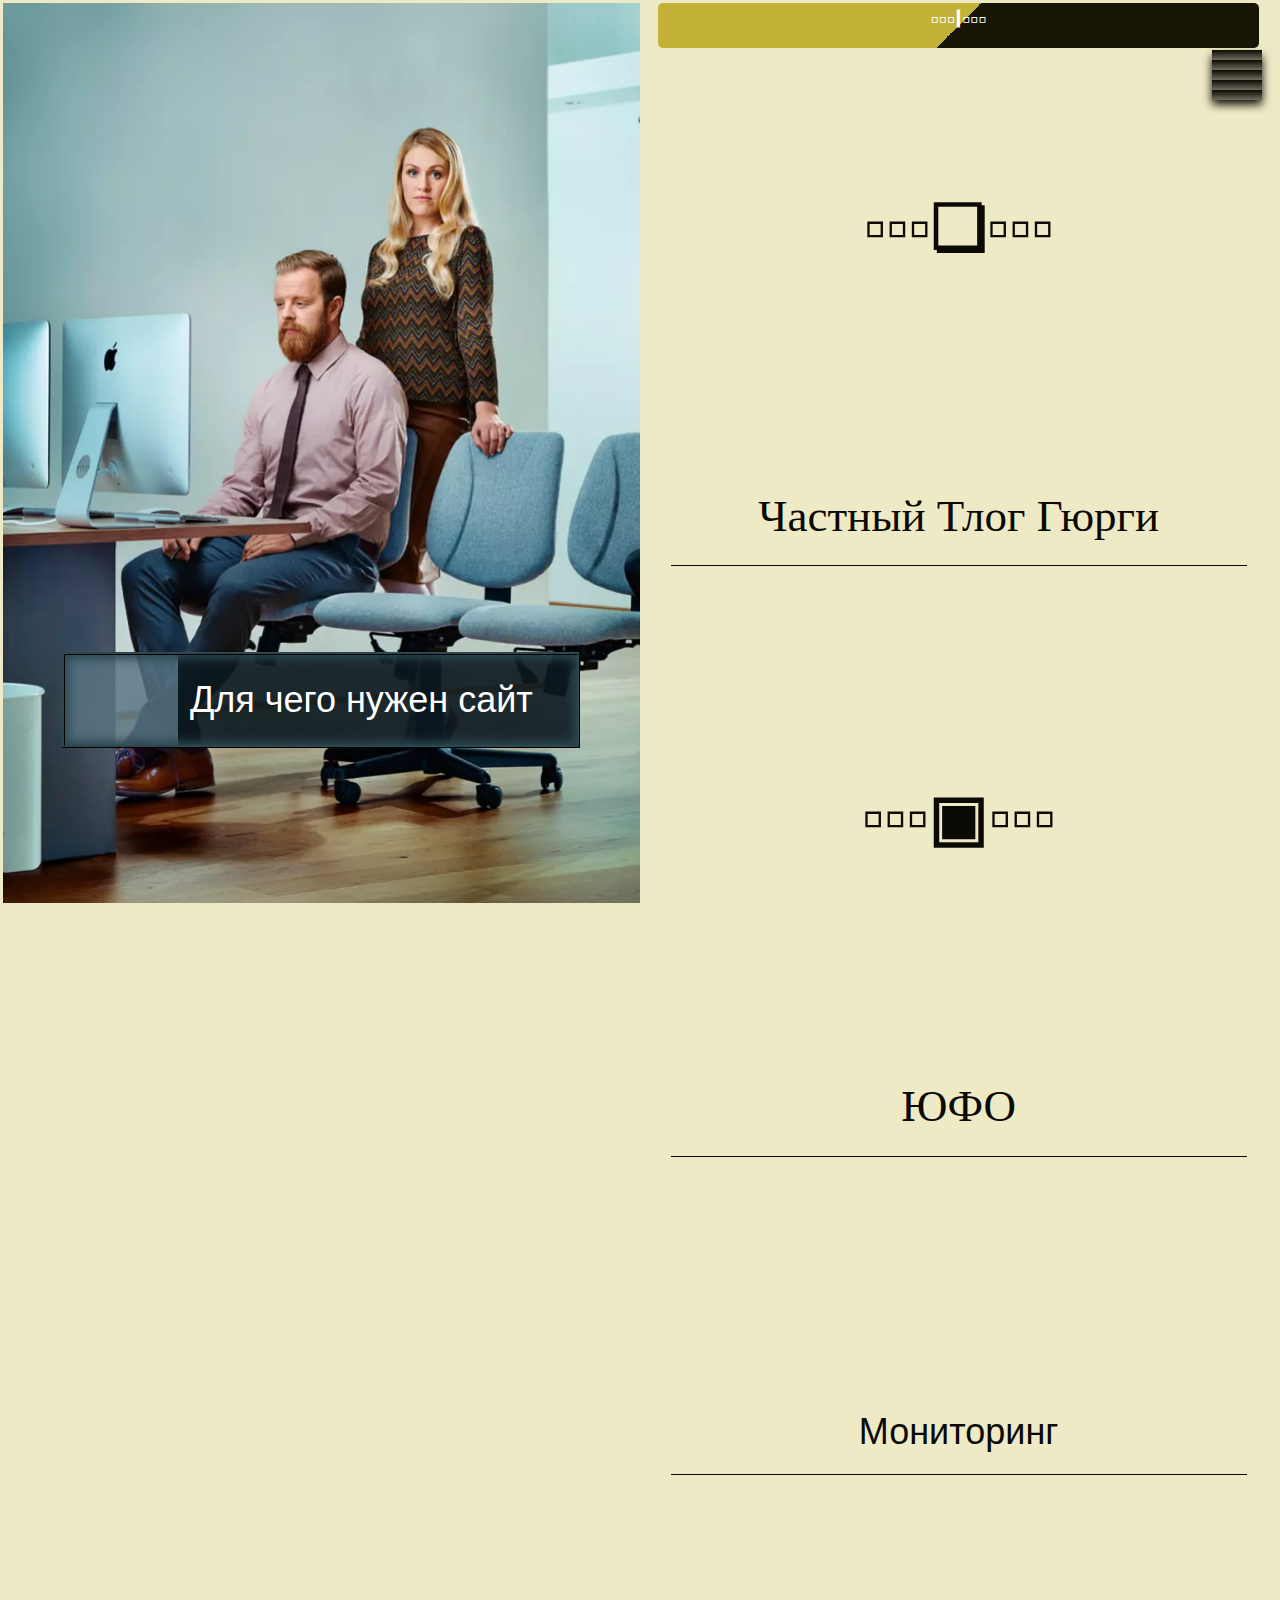
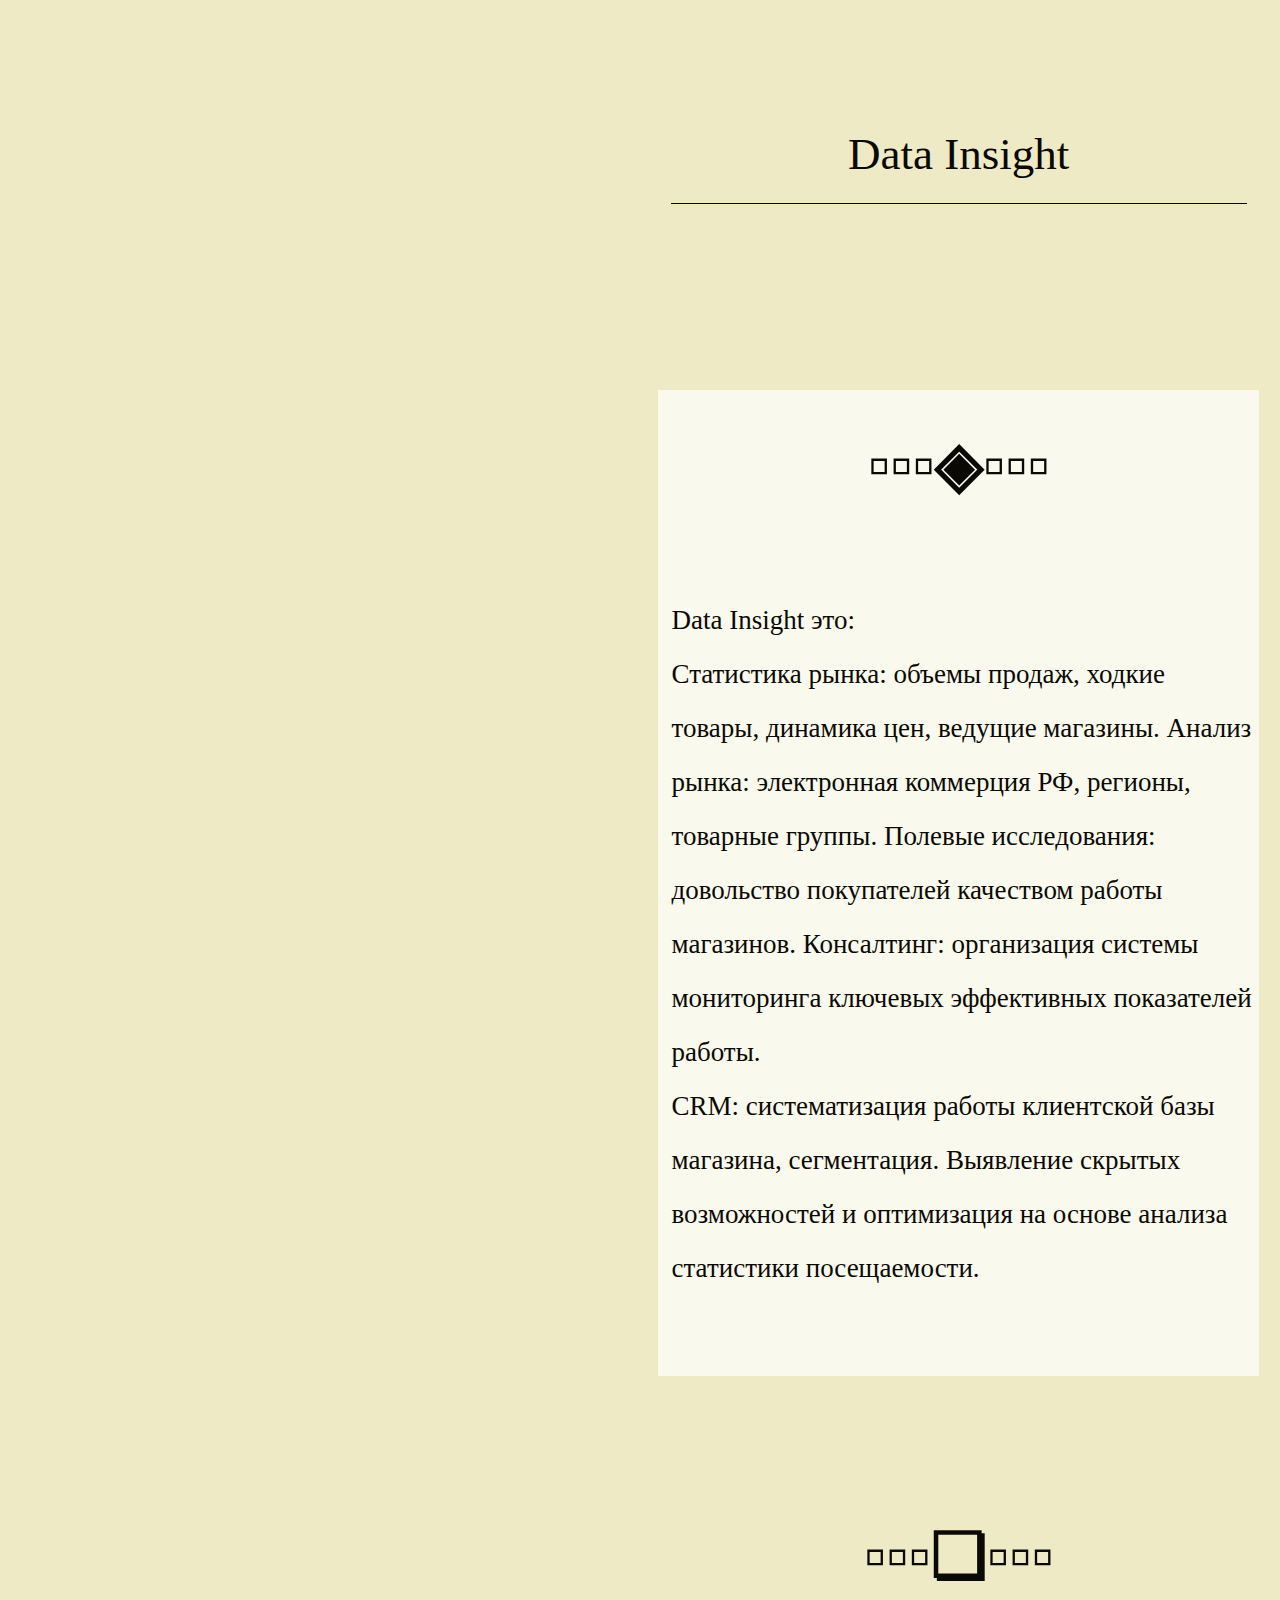
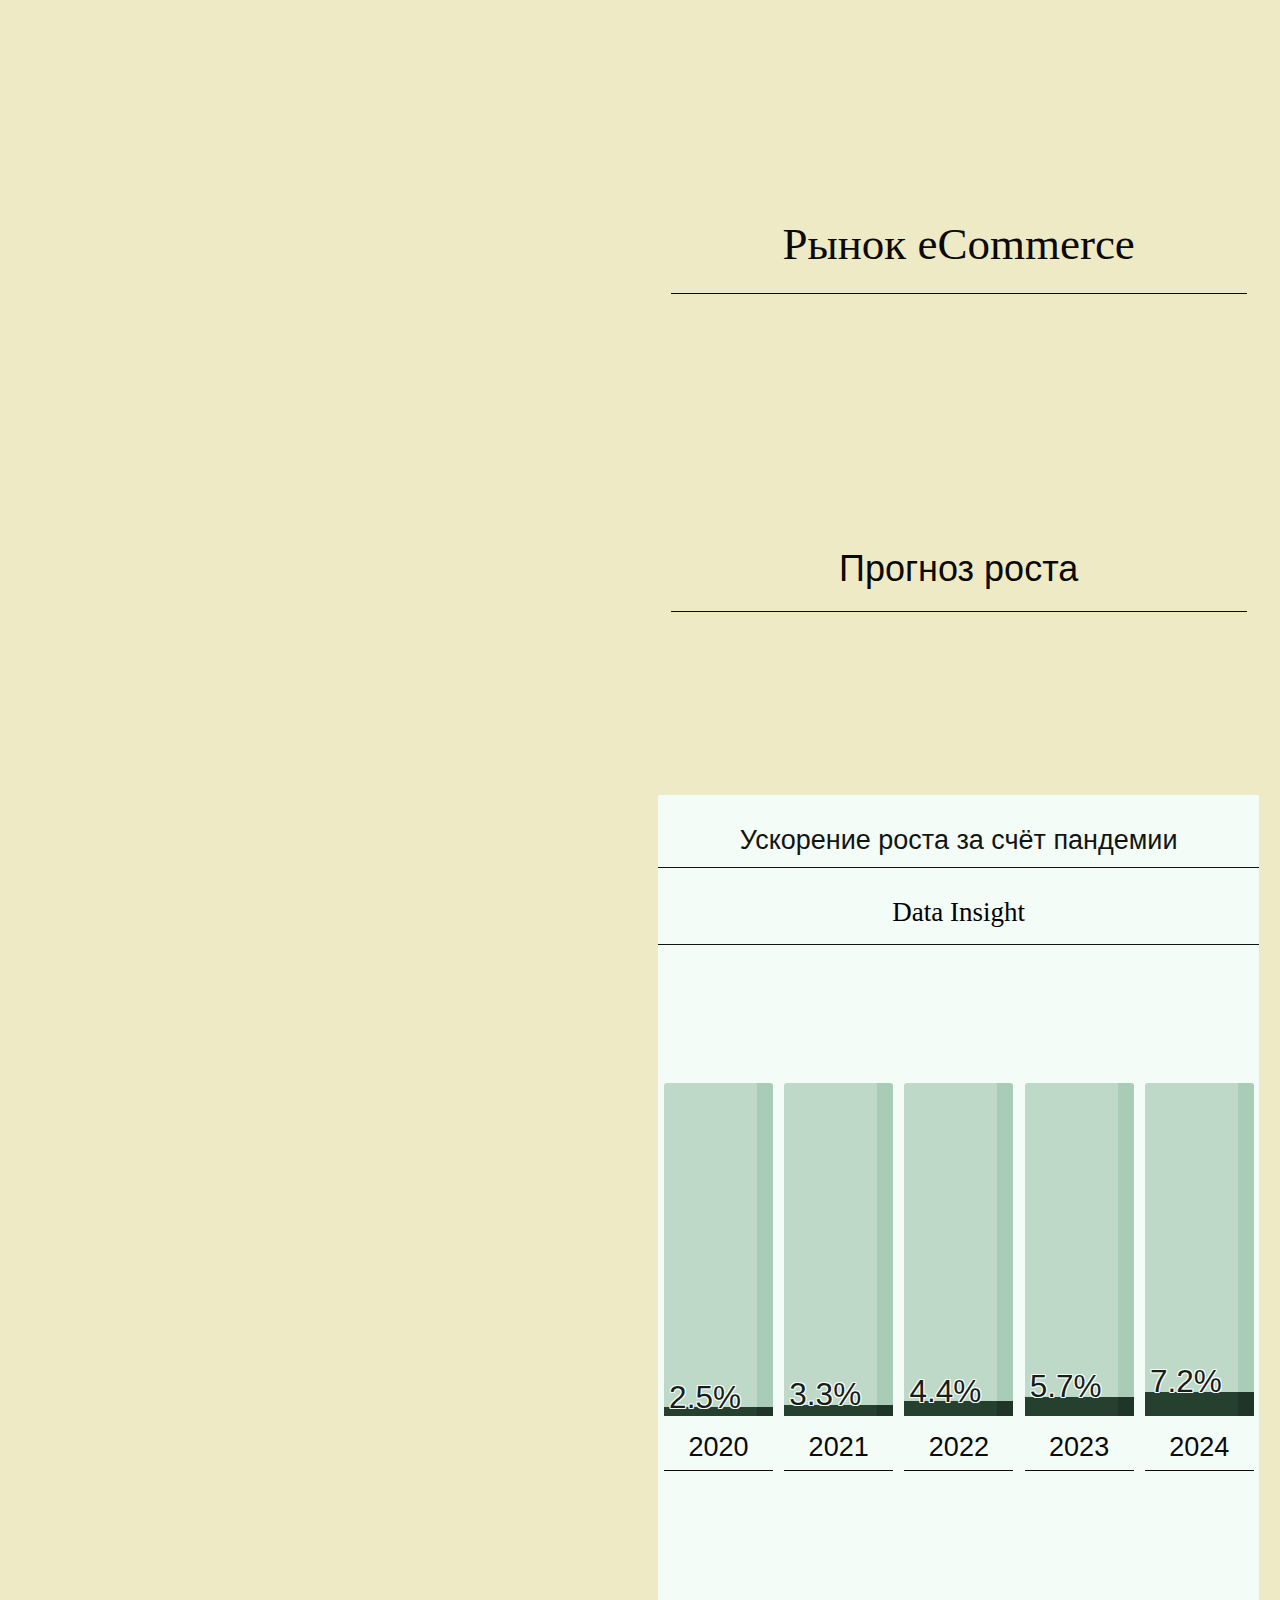
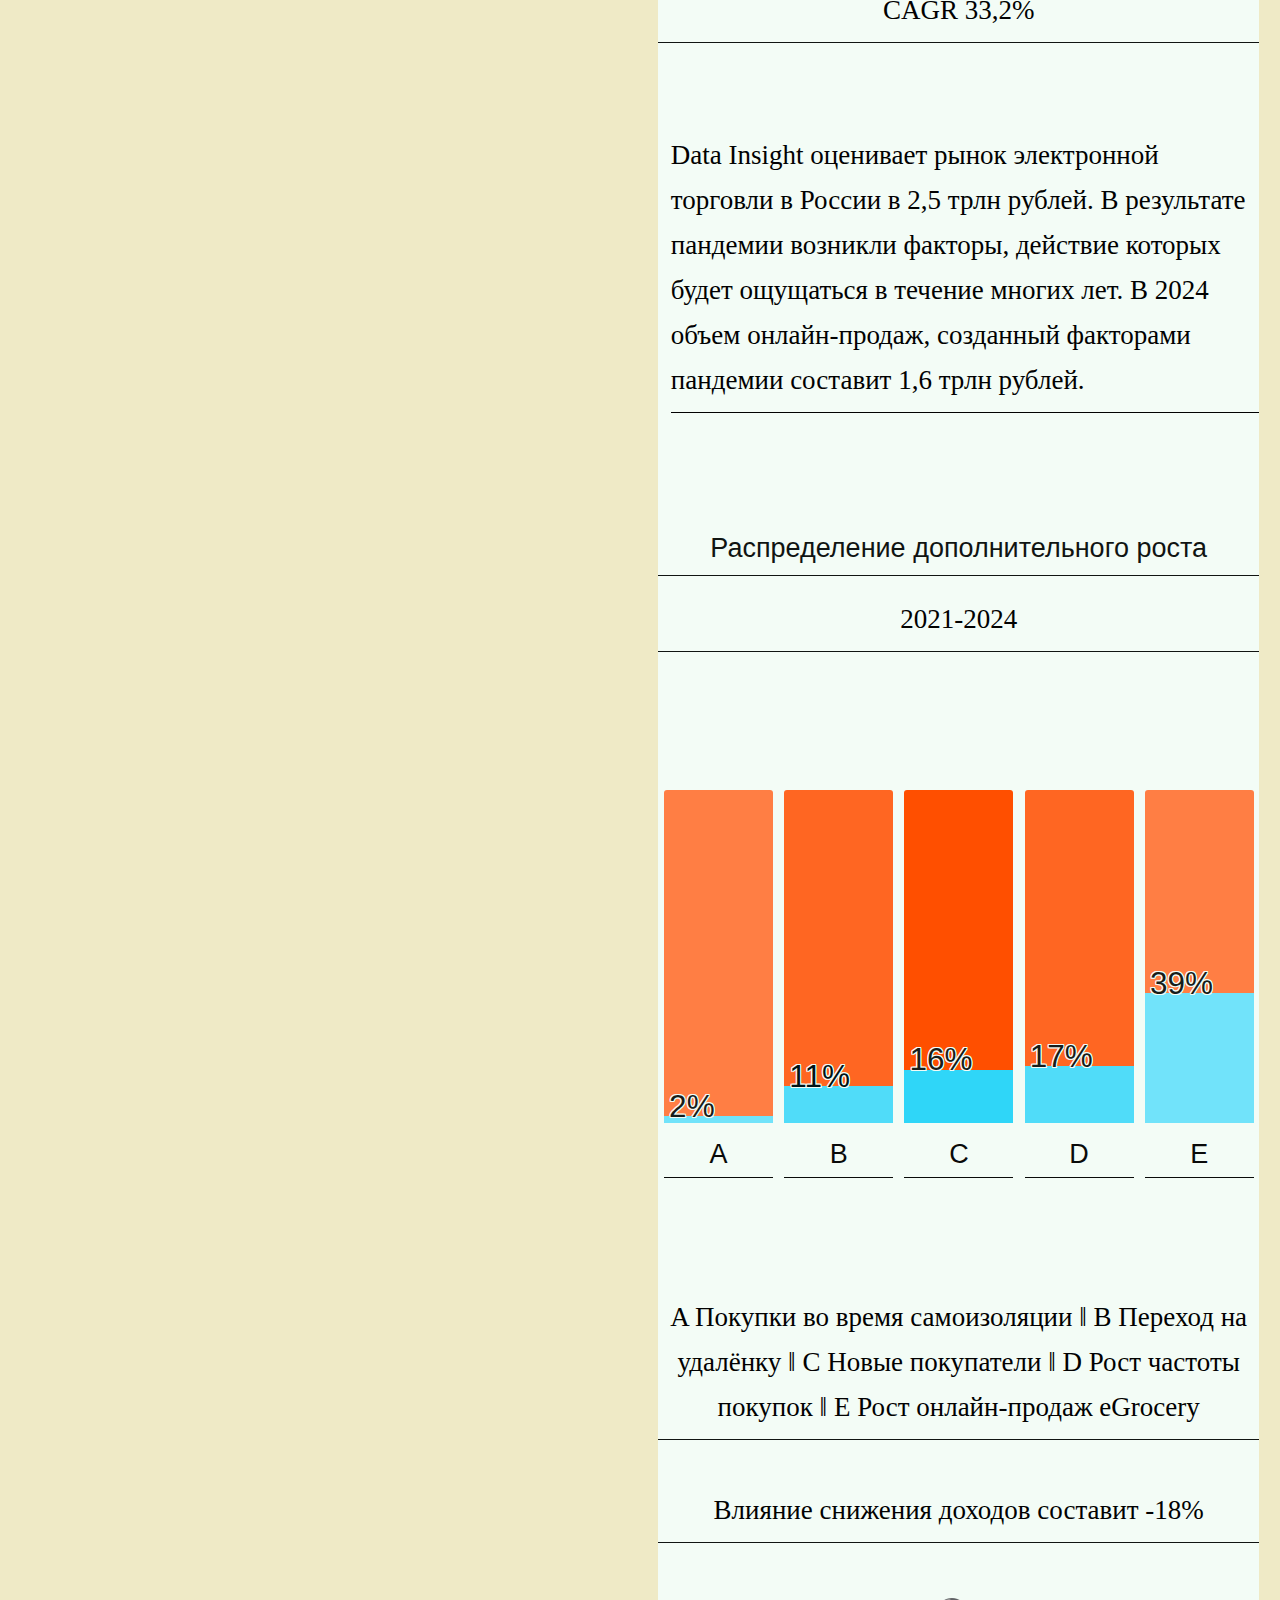
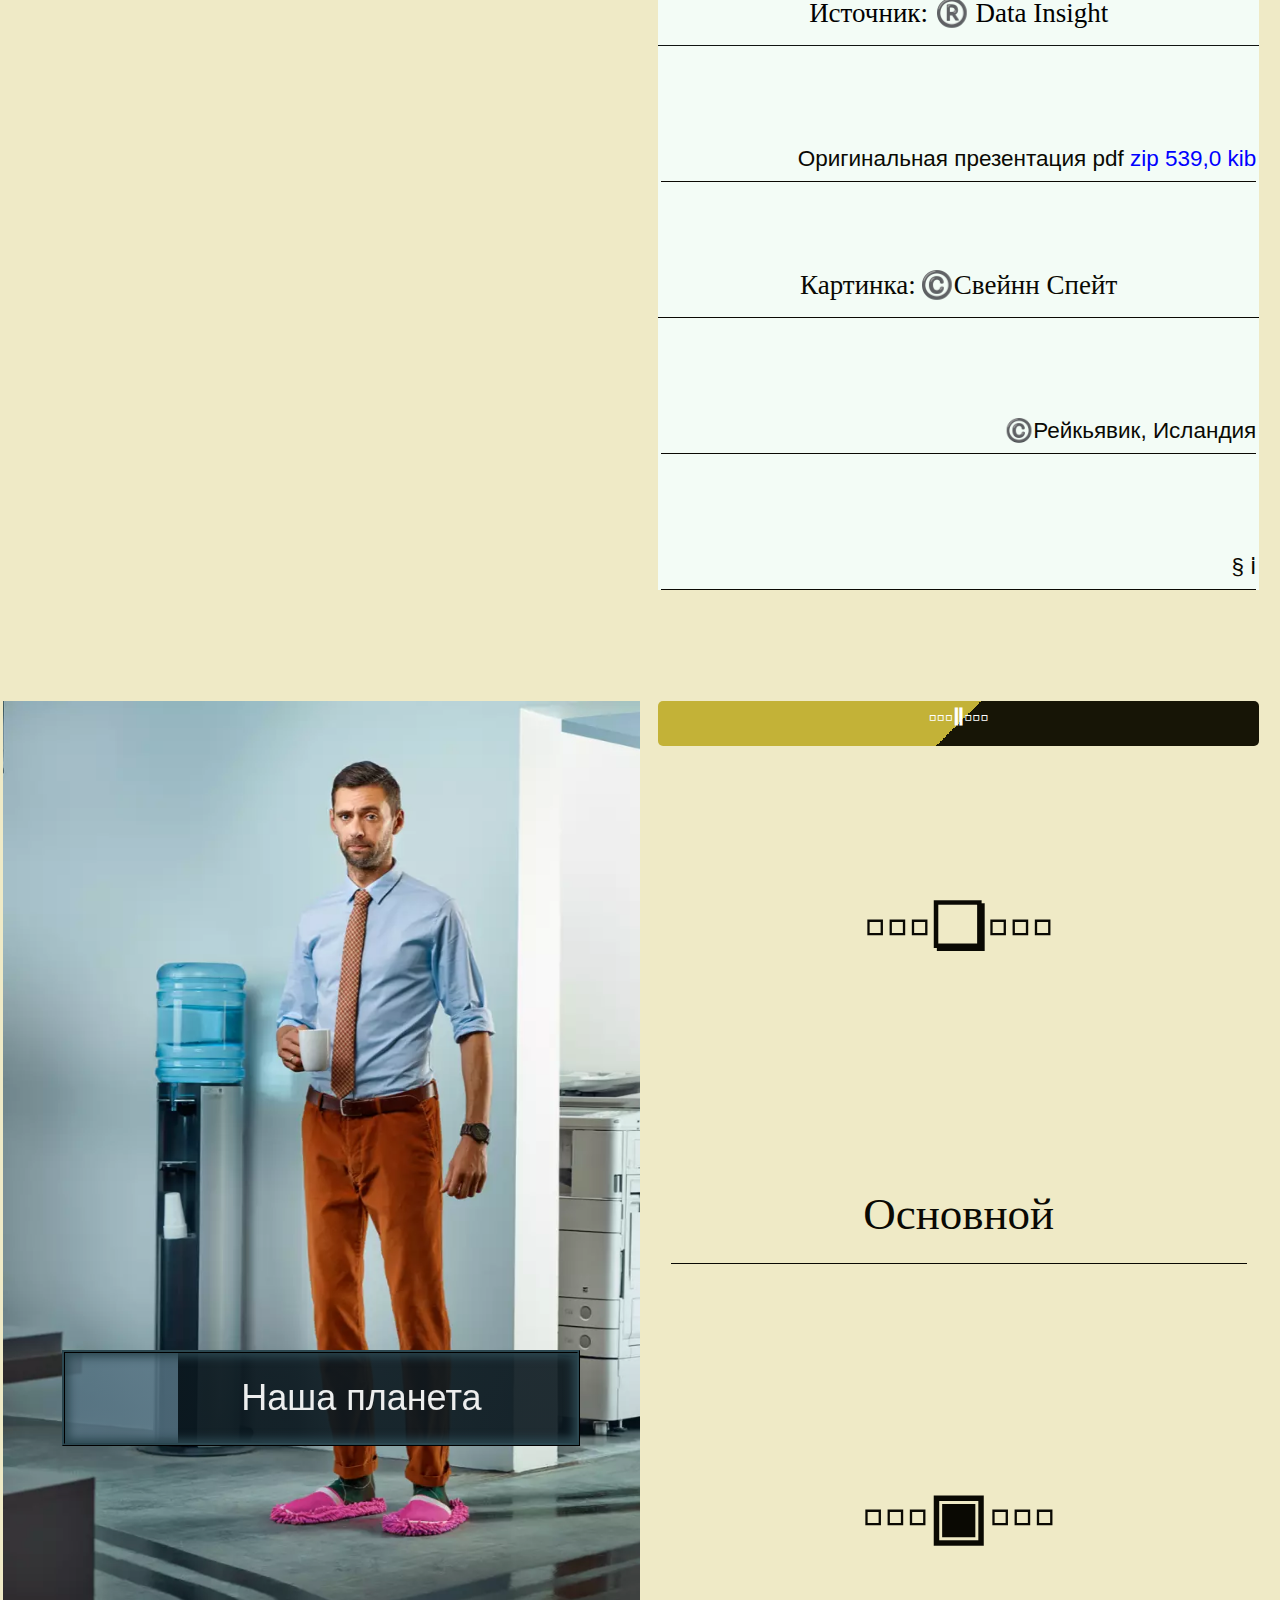
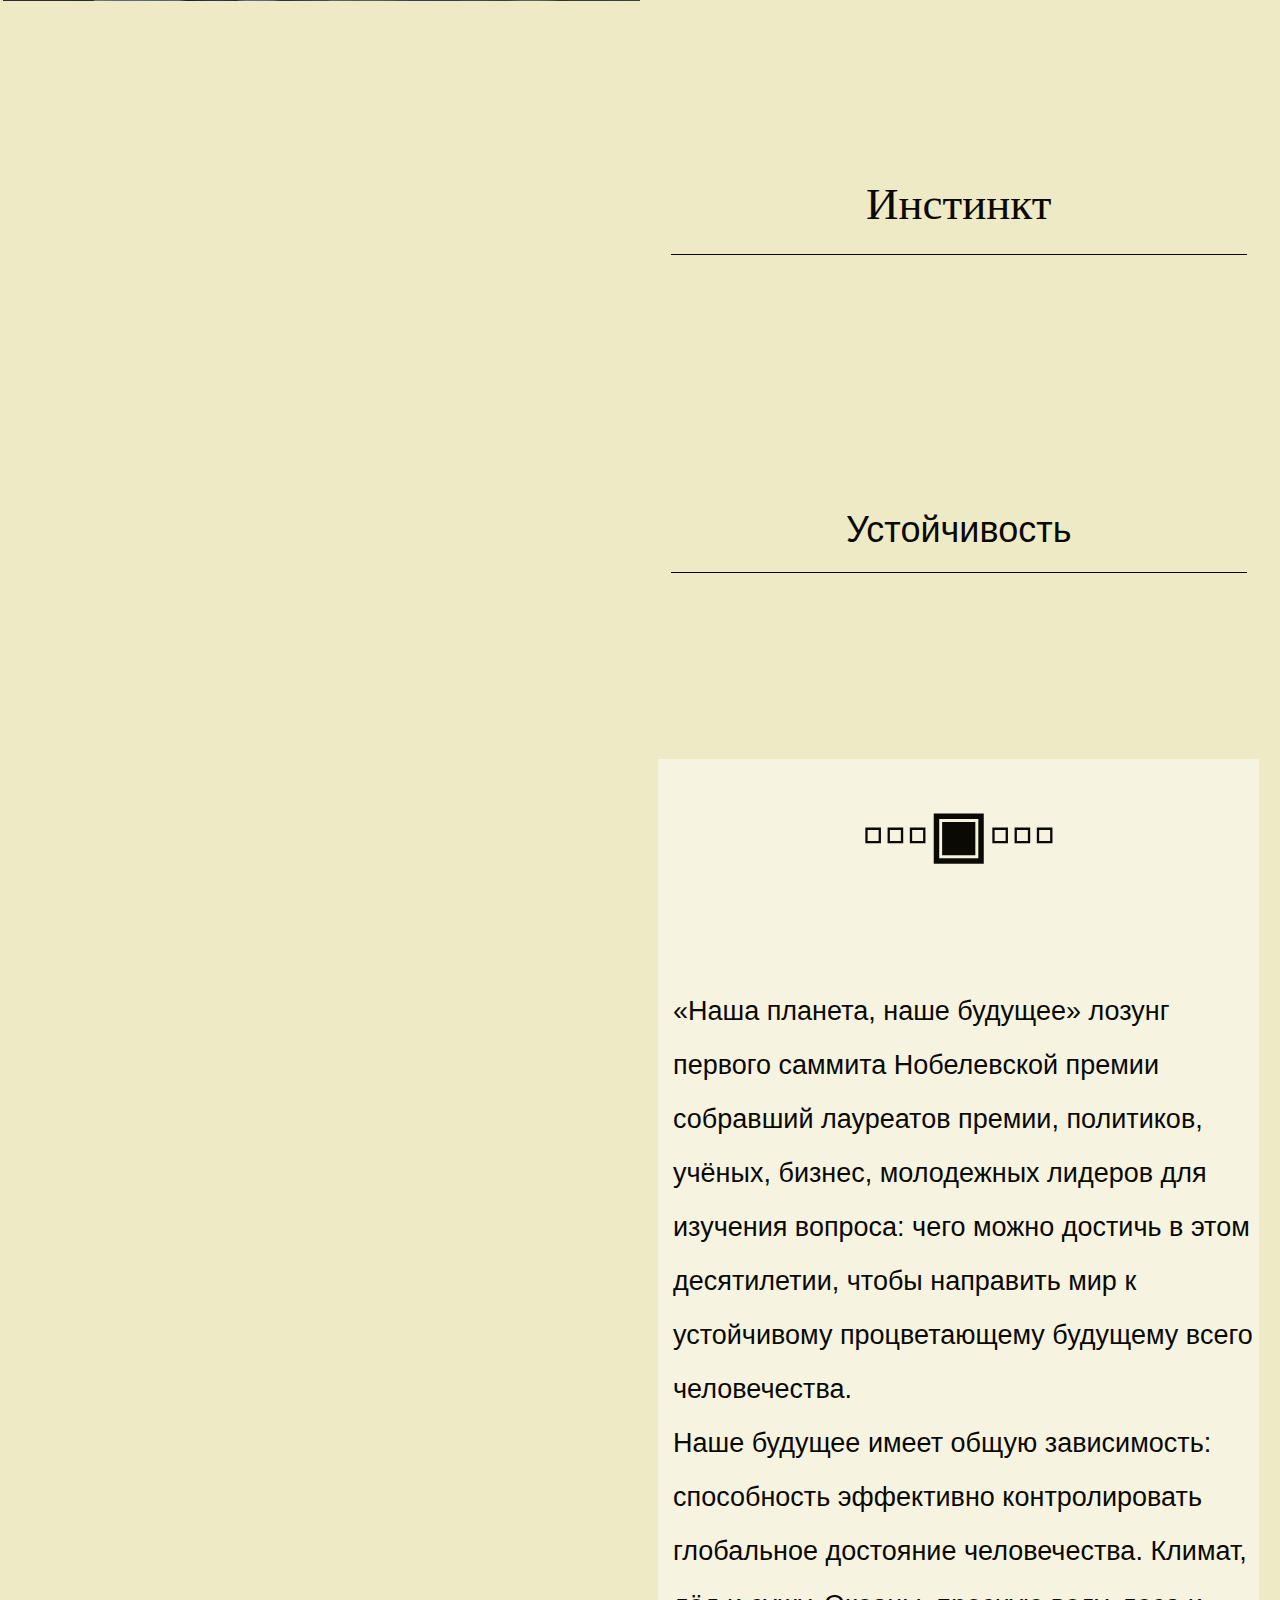
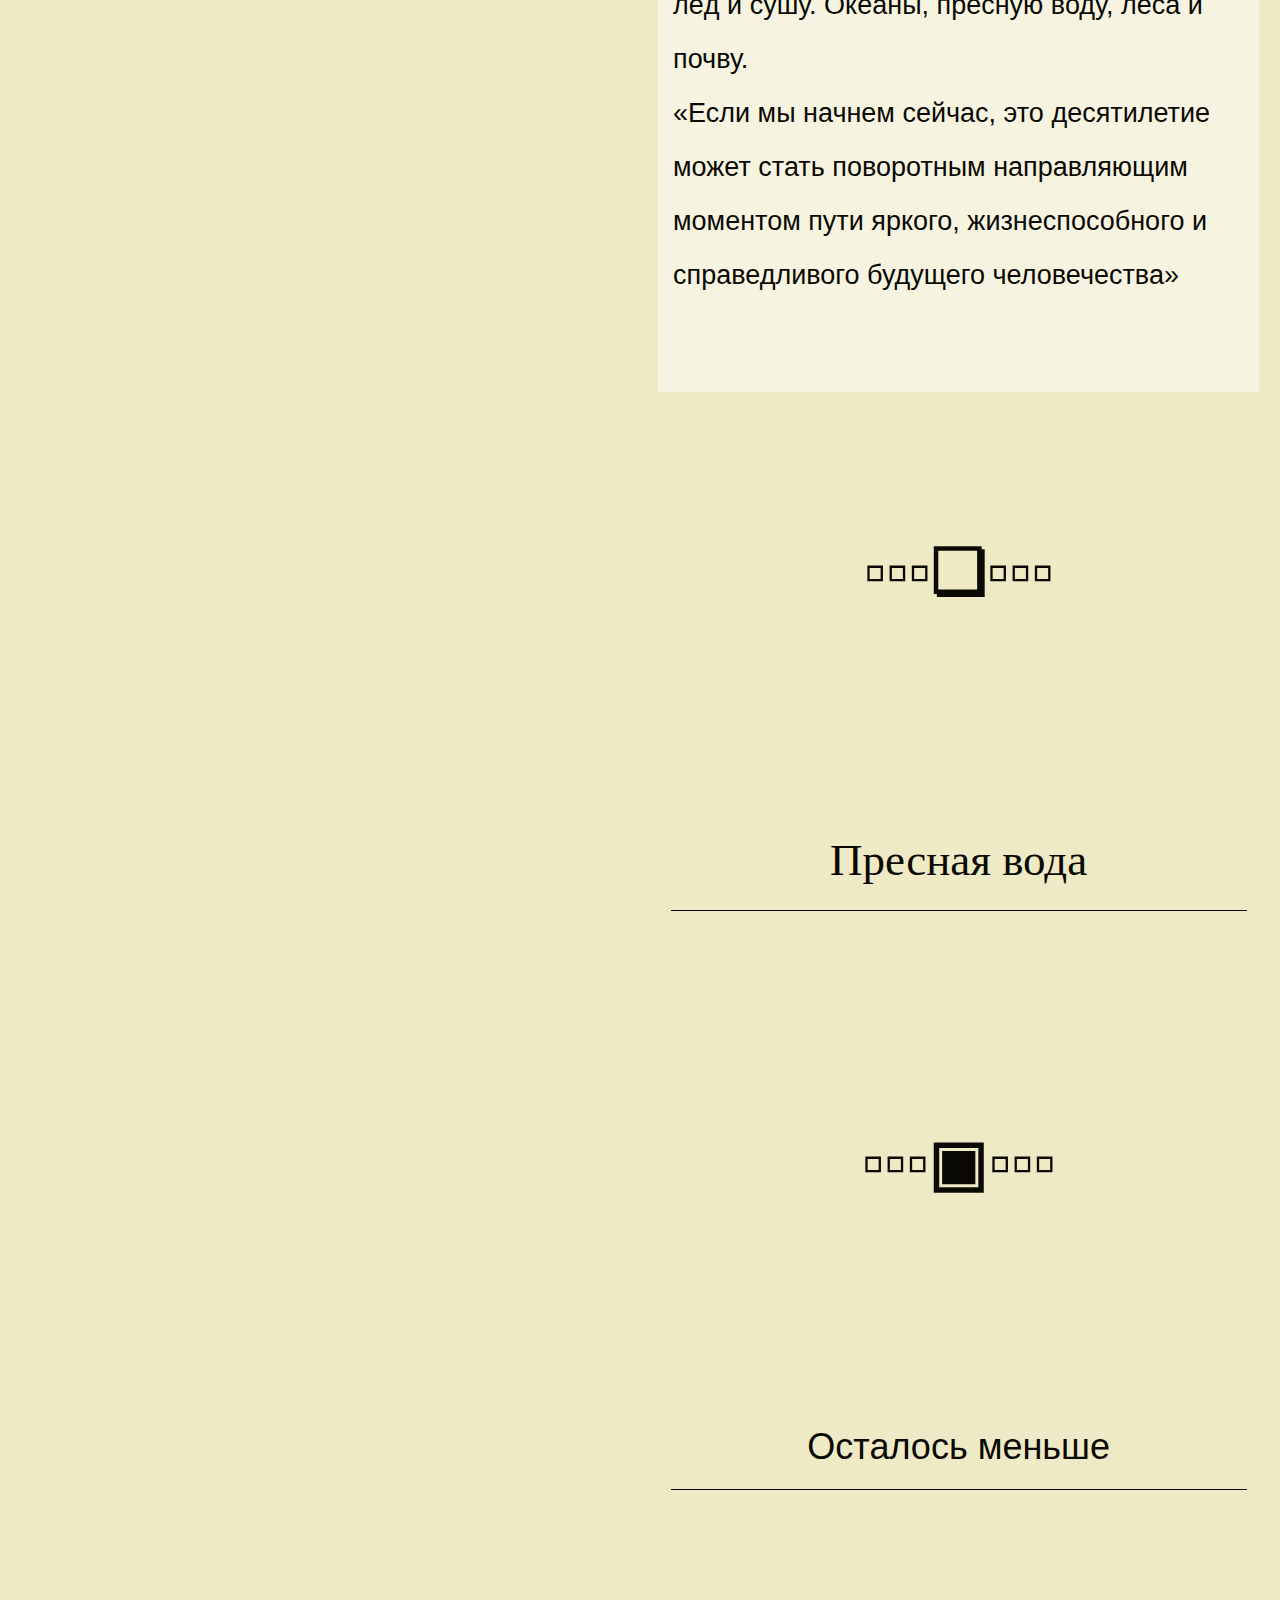
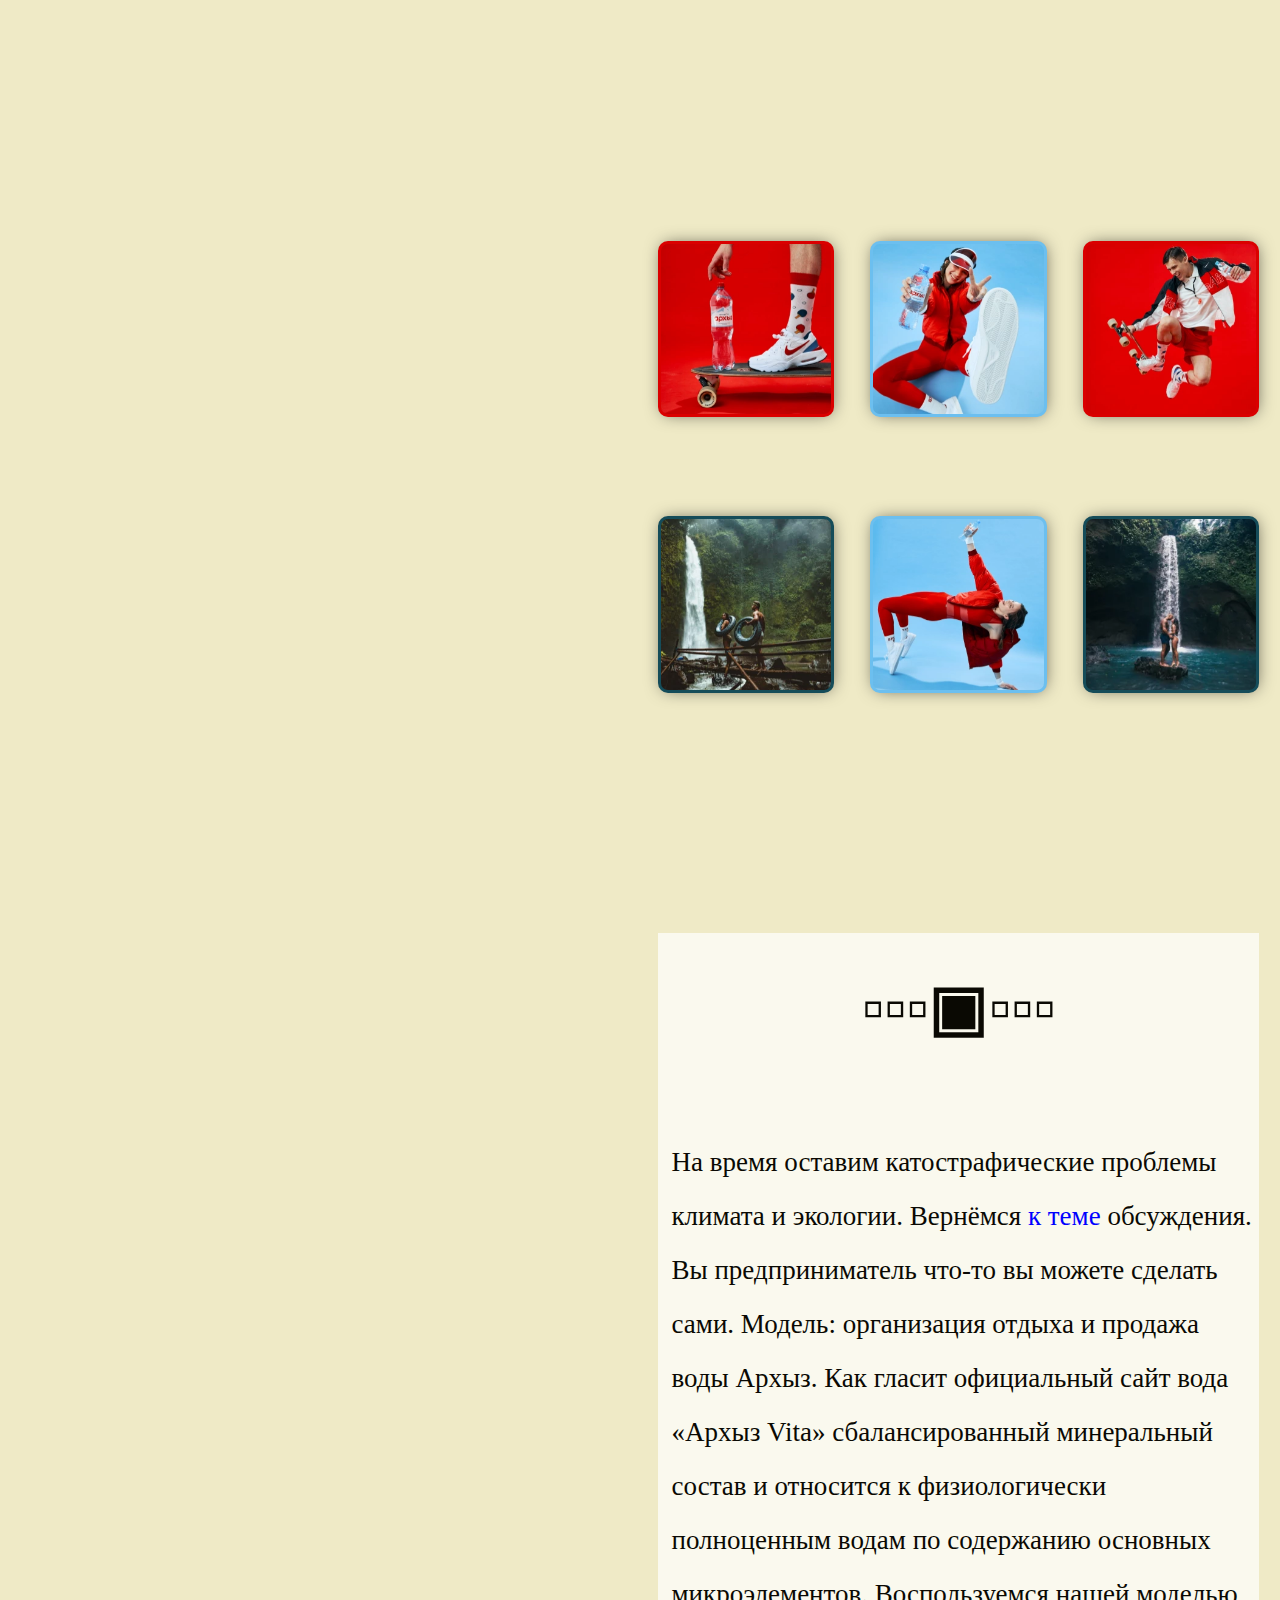
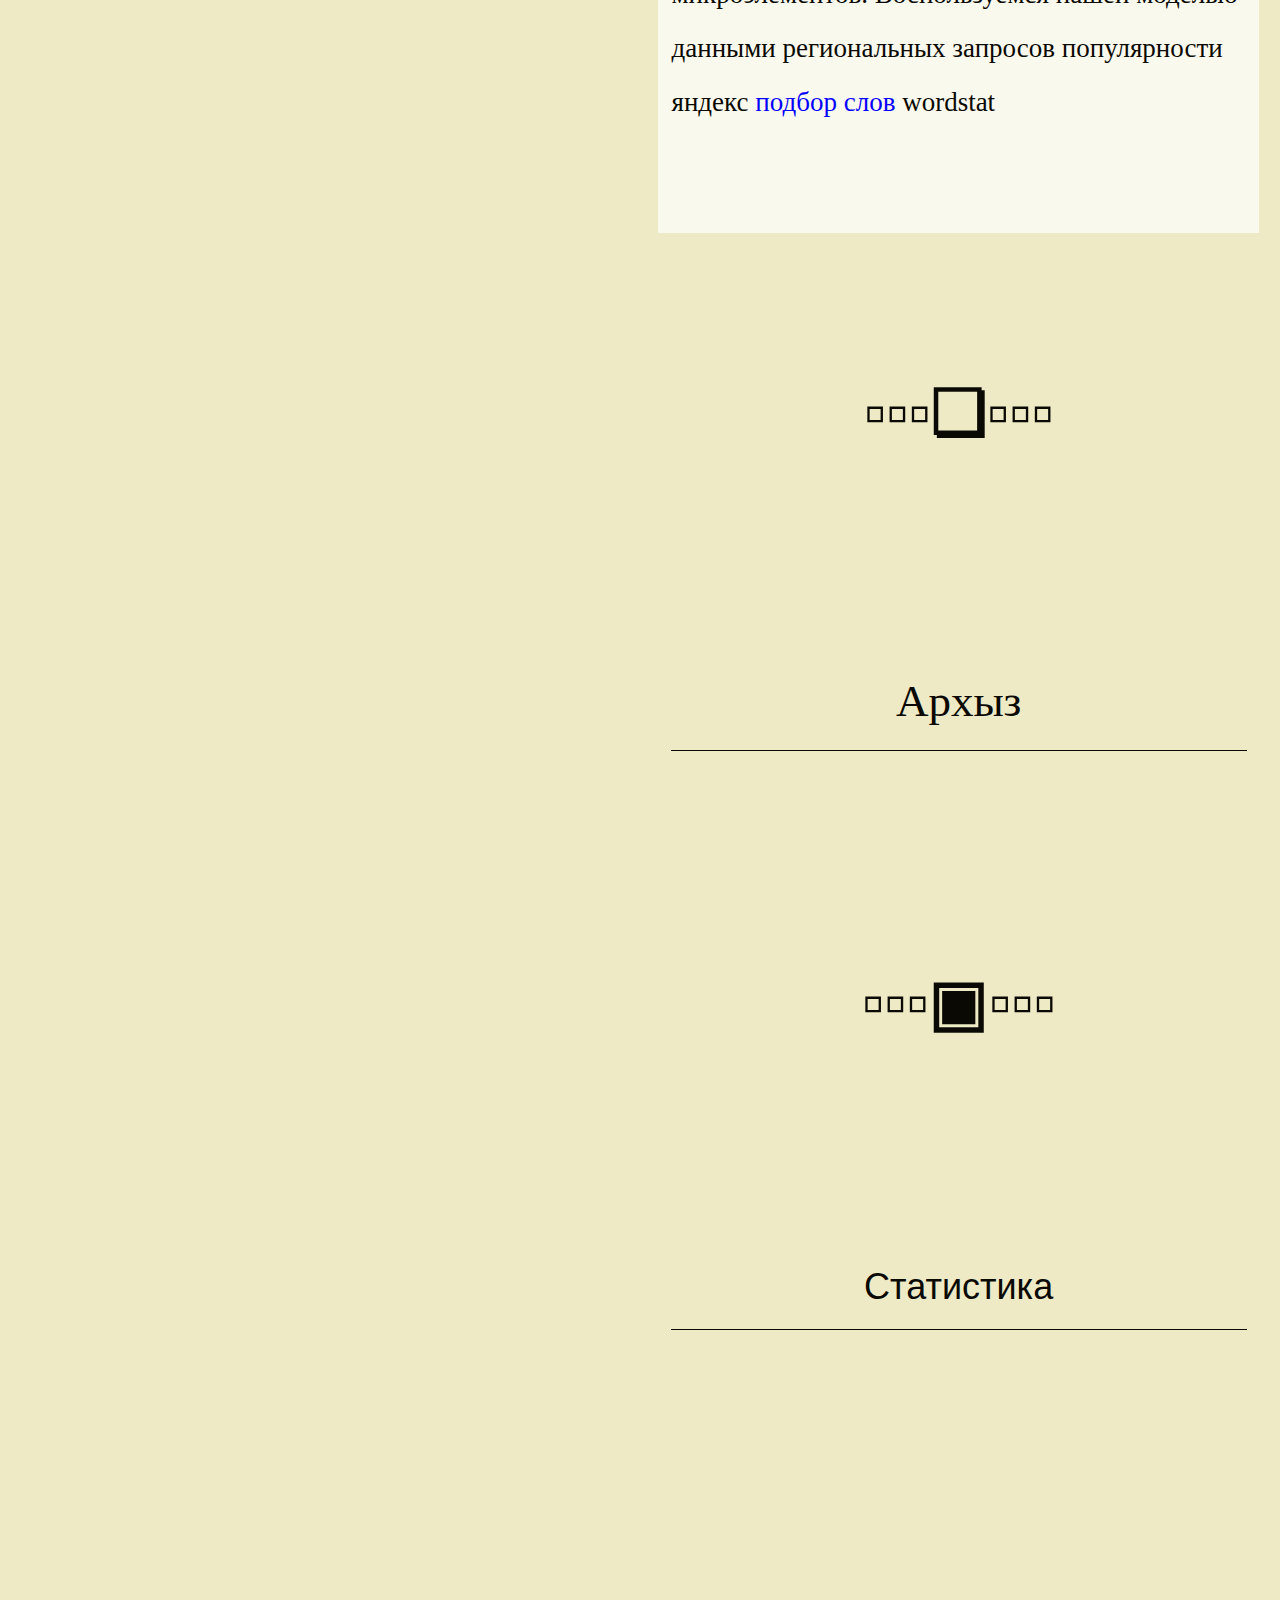
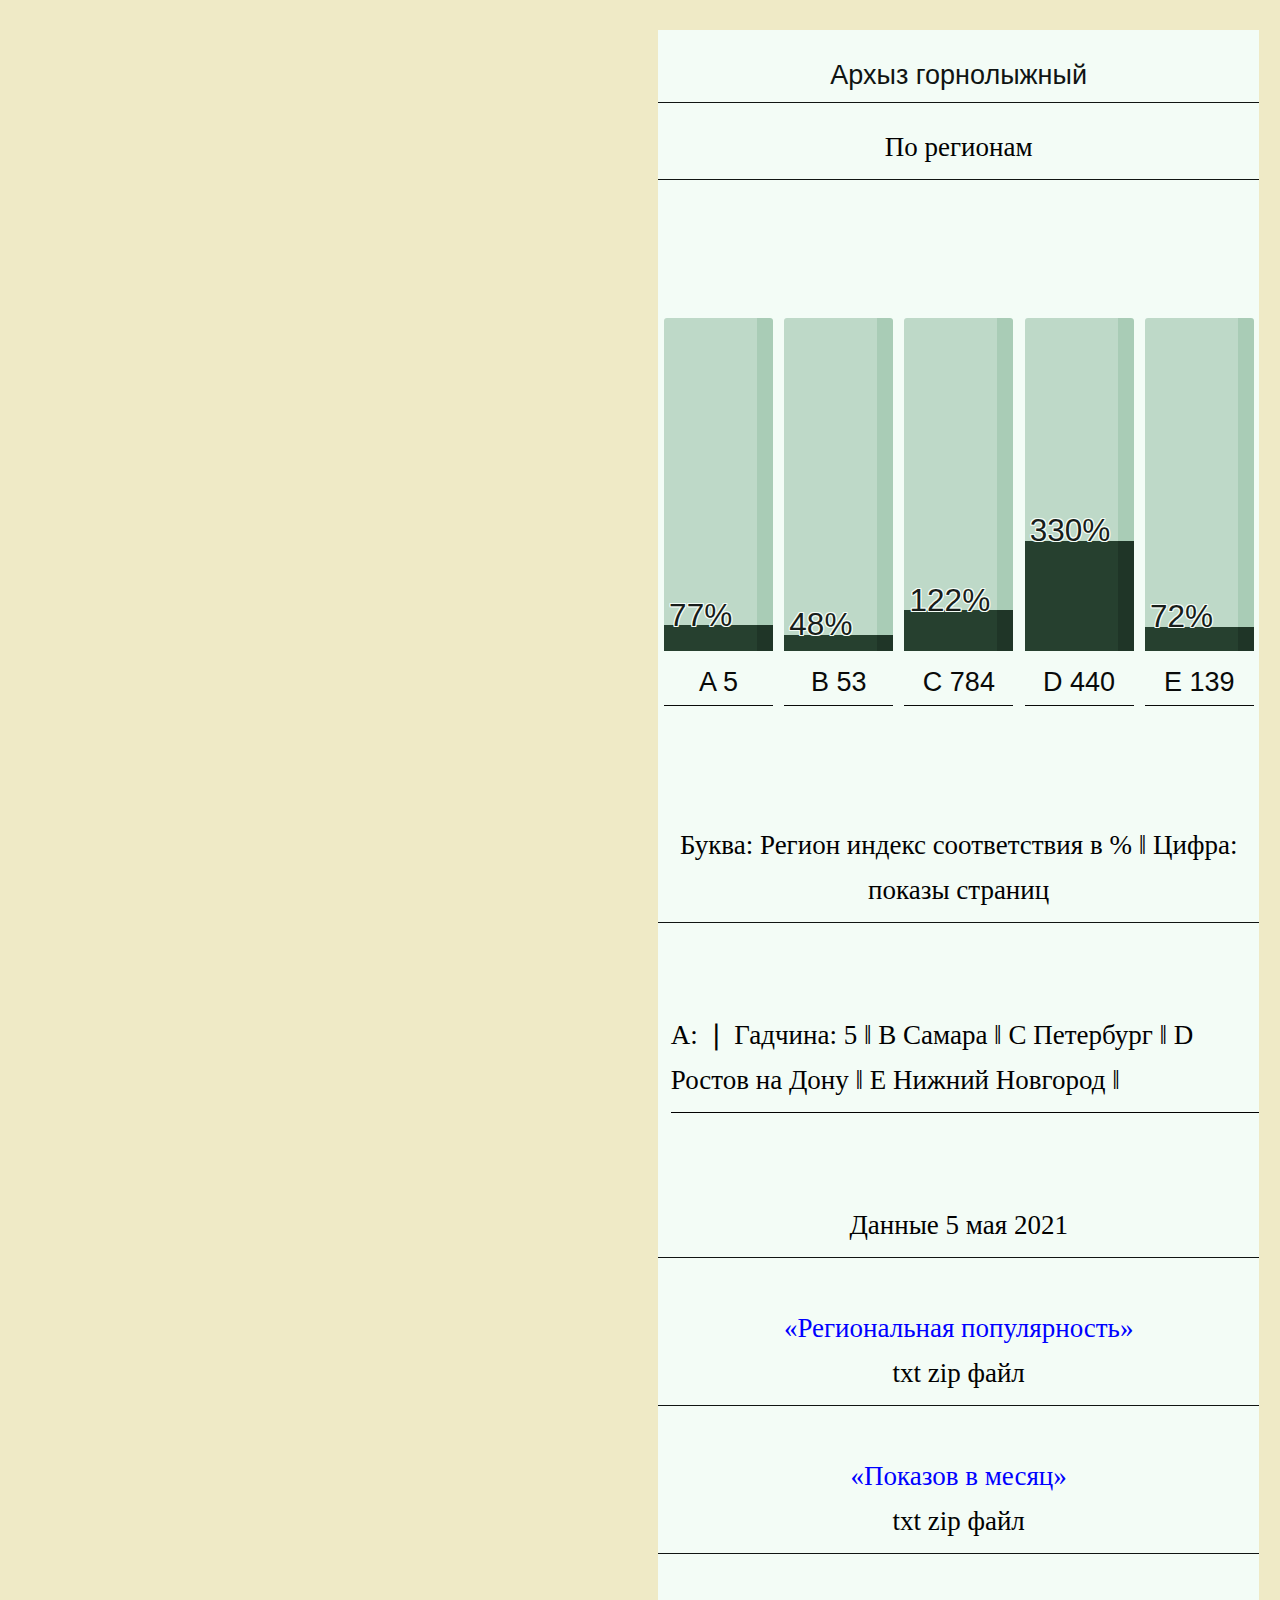
<file: index.html>
<!DOCTYPE html>
          <html lang="ru">
           <head>
            <title>Частный Тлог Гюрги | Портфолио</title>
            <meta name="description" content="Работаю над тем чтобы интернет оставался открытым" >
             <meta name="keywords" content="Устойчивый дизайн страницы" >
               <meta name="author" content="Юрий Назаров" >
               <meta name="date" content="Jan. 1, 2021">
                 <meta name="MobileOptimized" content="320">
                  <meta name="googlebot" content="index,follow">
                   <meta name="yandex" content="index,follow">
                    <meta http-equiv="Content-Type" content="text/html; charset=utf-8"/>
                     <meta name="viewport" content="width=device-width, initial-scale=1.0"/>
                      <meta name="HandheldFriendly" content="True">
                       <meta name="theme-color" content="#FFFFFF">
                      <link rel="stylesheet" media="all and (orientation:landscape)" href="landscape.css">
                      <link rel="stylesheet" media="all and (orientation:portrait)" href="portrait.css">
                       <link rel="stylesheet" media="screen and (max-width:640px)" href="little.css">
                       <style> html {scroll-behavior: smooth;} </style>
                       </head>
                       <body translate="no">
                      <div class="section__container">
                     <div class="page__frontispiece" style="background-image: url(razdom.webp);background-position: 0px;">
                    <div class="frontispiece__content">
                   <h1 class="frontispiece__half-title ">Для чего нужен сайт</h1>
                 </div></div>
                <div class="page__column">
              <div class="section__item">
              <div class="page__text">
             <h2 class="half__content half__title">▫▫▫&#8544;▫▫▫</h2>
            <h2 class="page__emoji">&#10063;</h2>
           <h2 class="page__title page__heading">Частный Тлог Гюрги</h2>
          <h2 class="page__emoji">&#9635;</h2>
         <h3 class="page__introduction page__heading">ЮФО</h3>
        <h3 class="page__hypotext page__headline">Мониторинг</h3>
      <h3 class="page__epilogue  page__heading">Data Insight</h3>
       <h3 class="page__symbol">&#9672;</h3>
     <h3 class=" page__prologue hardcover__content" style="height:auto;">Data Insight это:<br>Статистика рынка: объемы продаж, ходкие товары, динамика цен, ведущие магазины.
     Анализ рынка: электронная коммерция РФ, регионы, товарные группы. Полевые исследования: довольство  покупателей качеством работы магазинов.
     Консалтинг: организация системы мониторинга ключевых эффективных показателей работы. <br>CRM: систематизация работы клиентской базы
     магазина, сегментация. Выявление скрытых возможностей и оптимизация на основе анализа статистики посещаемости.</h3>
      <h3 class="page__emoji">&#10063;</h3>
       <h3 class="page__epigraph  page__heading">Рынок eCommerce</h3>
        <h3 class="page__hypotext page__headline">Прогноз роста</h3>
         <h3 class="page__symbol">&#9635;</h3>
          </div></div> <a id="kortezh"></a>
           <div class="page__diagram ">
            <h3 class="diagram__type">Ускорение роста за счёт пандемии</h3>
             <p class="diagram__hypotext">Data Insight</p>
              <div class="page__band"><div class="band"><div class="import" style="height: 2.5%;"><span style="color: #181d1a; display: inline;">2.5%</span></div></div>
               <div class="rank">2020</div></div> <div class="page__band "><div class="band"><div class="import" style="height: 3.3%;"><span style="color: #181d1a; display: inline;">3.3%</span></div></div>
                <div class="rank">2021</div></div><div class="page__band"><div class="band"> <div class="import" style="height: 4.4%;"><span style="color: #181d1a; display: inline;">4.4%</span></div></div>
                 <div class="rank">2022</div></div><div class="page__band "><div class="band"><div class="import" style="height: 5.7%;"><span style="color:#181d1a; display: inline;">5.7%</span></div></div>
                  <div class="rank">2023</div></div><div class="page__band"><div class="band"><div class="import" style="height: 7.2%;"> <span style="color:#181d1a; display: inline;">7.2%</span></div></div>
                   <div class="rank">2024</div></div>
                    <p class="diagram__hypotext">CAGR 33,2%</p>
                     <h3 class="diagram__signature signature__content">Data Insight оценивает рынок электронной торговли в России в 2,5 трлн рублей.
                     В результате пандемии возникли факторы, действие которых будет ощущаться в течение многих лет. В 2024 объем онлайн-продаж, созданный факторами пандемии составит 1,6 трлн рублей.</h3>
                     <h3 class="diagram__type">Распределение дополнительного роста</h3>
                     <p class="diagram__hypotext">2021-2024</p>
                     <div class="page__band"><div class="band" style="background: #ff7e44;"><div class="import" style="background:#71e3fa; height: 2%;"><span style="color: #181d1a; display: inline;">2%</span></div></div>
                    <div class="rank">A</div></div> <div class="page__band "><div class="band" style="background: #f62;"><div class=" import" style="background:#50dcf9;height: 11%;"><span style="color: #011316; display: inline;">11%</span></div></div>
                   <div class="rank">B</div></div><div class="page__band"><div class="band" style="background:#ff4f00;"><div class="import" style="background:#2fd6f8; height: 16%;"><span style="color: #181d1a; display: inline;">16%</span></div></div>
                  <div class="rank">C</div></div><div class="page__band "><div class="band" style="background: #f62;"><div class="import" style="background:#50dcf9; height: 17%;"><span style="color:#181d1a; display: inline;">17%</span></div></div>
                 <div class="rank">D</div></div><div class="page__band"><div class="band" style="background: #ff7e44;"><div class="import" style="background:#71e3fa; height: 39%;"> <span style="color:#181d1a; display: inline;">39%</span></div></div>
                <div class="rank">E</div></div>
               <p class="diagram__hypotext"> A Покупки во время самоизоляции &#449; B Переход на удалёнку &#449; C Новые покупатели &#449; D Рост частоты покупок &#449; E Рост онлайн-продаж eGrocery</p>
              <p class="diagram__hypotext">Влияние снижения доходов составит -18%</p>
             <p class="diagram__hypotext">Источник: <b>®️</b> Data Insight </p>
            <p class="page__mark page__text">Оригинальная презентация pdf <a href="datainsight.zip" rel="noopener noreferrer">zip 539,0 kib</a></p>
           <h4 class=" page__text page__colophon"><strong>Картинка:</strong>Свейнн Спейт</h4>
          <p class="page__mark"><b>©️</b>Рейкьявик, Исландия</p>
        <h5 class="page__mark">&sect;&nbsp;&#8560;</h5></div></div></div>
       <div class="section__container">
        <div class="page__frontispiece" style="background-image: url(krasvoda.webp);background-position: 0px;">
         <div class="frontispiece__content">
          <h1 class="frontispiece__half-title" style="color: #edeeee;">Наша планета</h1>
           </div>  </div>
            <div class="page__column"><div class="section__item"><div class="page__text">
             <h2 class="half__content half__title">▫▫▫&#8545;▫▫▫</h2>
              <h2 class="page__emoji">&#10063;</h2>
               <h2 class="page__title page__heading">Основной</h2>
                <h2 class="page__emoji">&#9635;</h2>
                  <h3 class="page__epigraph  page__heading">Инстинкт</h3>
                   <h3 class="page__epilogue page__headline">Устойчивость</h3>
                    <h3 class="page__symbol">&#9635;</h3><a id="epigraf"></a>
                     <h3 class="page__paratext  paperback__content" style="height:auto;">«Наша планета, наше будущее» лозунг первого саммита Нобелевской премии собравший лауреатов премии, политиков, учёных,
                      бизнес, молодежных лидеров для изучения вопроса: чего можно достичь в этом десятилетии, чтобы направить мир к устойчивому процветающему будущему
                       всего человечества.<br> Наше будущее имеет общую зависимость: способность эффективно контролировать глобальное достояние человечества. Климат, лёд и сушу. Океаны, пресную воду, леса и почву.
                       <br> «Если мы начнем сейчас, это десятилетие может стать поворотным направляющим моментом пути яркого, жизнеспособного и справедливого будущего человечества»</h3>
                        <h3 class="page__emoji">&#10063;</h3>
                         <h3 class="page__hypotext  page__heading">Пресная вода</h3>
                        <h3 class="page__emoji">&#9635;</h3>
                        <h3 class="page__epilogue page__headline">Осталось меньше</h3>
                        </div></div> <a id="miniature"></a>
                       <div class="miniature">
                      <div class="act"><a href="arhyz-1.html"> <img src="ar1.webp" alt="Альтернативная" title="Еда" style="margin-bottom: 2rem; background-color:#DA0000; border-radius: 10px; border: 3px solid #DA0000;"></a></div>         
                     <div class="act-2"><a href="arhyz-2.html"> <img src="ar2.webp" alt="Пища" title="Еда" style="margin-bottom: 2rem; background-color:#6CBFEF; border-radius: 10px; border: 3px solid #6CBFEF;"></a></div>
                   <div class="act-3"><a href="arhyz-3.html"><img src="ar3.webp" alt="Океан, ледники, кит" title="Вода" style="margin-bottom: 2rem; background-color:#DA0000; border-radius: 10px; border: 3px solid #DA0000;"></a></div>
                  <div class="act-4"><a href="arhyz-5.html"> <img src="ar5.webp" alt="Завод" title="Индустрия" style="margin-bottom: 2rem; background-color:#154c59; border-radius: 10px; border: 3px solid #154c59;"></a></div>
                 <div class="act-5"><a href="arhyz-4.html"> <img src="ar4.webp" alt="Автомобиль" title="Транспорт" style="margin-bottom: 2rem; background-color: #6CBFEF; border-radius:10px 10px 10px 10px; border: 3px solid #6CBFEF;"></a></div>
               <div class="act-2"><a href="arhyz-6.html"> <img src="ar6.webp" alt="Лесной массив" title="Лес" style="margin-bottom: 2rem; background-color:#154c59; border-radius:10px; border: 3px solid #154c59;"></a></div></div>
              <div class="section__item">
             <div class="page__text">
            <h3 class="page__symbol">&#9635;</h3><a id="vvedenie"></a>
           <p class="page__introduction hardcover__content">На время оставим катострафические проблемы климата и экологии. Вернёмся <a href="#kortezh" rel="noopener noreferrer">к теме</a> обсуждения.
         Вы предприниматель что-то вы можете сделать сами. Модель: организация отдыха и продажа воды Архыз. Как гласит официальный сайт вода «Архыз Vita» сбалансированный минеральный состав и
       относится к физиологически полноценным водам по содержанию основных микроэлементов. Воспользуемся нашей моделью  данными региональных запросов популярности яндекс <a href="#arhyz-kortezh" rel="noopener noreferrer">подбор слов</a> wordstat</p>
      <h3 class="page__emoji">&#10063;</h3>
      <h3 class="page__hypotext  page__heading">Архыз</h3>
      <h3 class="page__emoji">&#9635;</h3>
      <h3 class="page__prologue page__headline">Статистика</h3>
      </div></div>
       <div class="page__diagram ">
        <h3 class="diagram__type">Архыз горнолыжный</h3> <a id="arhyz-kortezh"></a>
         <p class="diagram__hypotext">По регионам</p>
          <div class="page__band"><div class="band"><div class="import" style="height: 7.7%;"><span style="color: #181d1a; display: inline;">77%</span></div></div>
           <div class="rank">A 5</div></div> <div class="page__band "><div class="band"><div class="import" style="height: 4.8%;"><span style="color: #181d1a; display: inline;">48%</span></div></div>
            <div class="rank">B 53</div></div><div class="page__band"><div class="band"> <div class="import" style="height: 12.2%;"><span style="color: #181d1a; display: inline;">122%</span></div></div>
             <div class="rank">C 784</div></div><div class="page__band "><div class="band"><div class="import" style="height: 33%;"><span style="color:#181d1a; display: inline;">330%</span></div></div>
              <div class="rank">D 440</div></div><div class="page__band"><div class="band"><div class="import" style="height: 7.2%;"> <span style="color:#181d1a; display: inline;">72%</span></div></div>
               <div class="rank">E 139</div></div>
                <p class="diagram__hypotext"> Буква: Регион индекс соответствия в % &#449; Цифра: показы страниц</p>
                 <h3 class="diagram__signature signature__content"> A: &#10072; Гадчина: 5 &#449; B Самара &#449; C Петербург &#449; D Ростов на Дону &#449; E Нижний Новгород &#449;</h3>
                  <p class="diagram__hypotext">Данные 5 мая 2021</p>
                   <p class="diagram__hypotext page__text"><a href="populyarnost.txt.zip" rel="noopener noreferrer">«Региональная популярность»</a><br>txt zip файл</p>
                   <p class="diagram__hypotext page__text"><a href="populyarnost.txt.zip" rel="noopener noreferrer">«Показов в месяц»</a><br>txt zip файл</p>
                  <h3 class="diagram__type">Архыз Vita</h3>
                   <p class="diagram__hypotext">По регионам</p>
                  <div class="page__band"><div class="band" style="background: #ff7e44;"><div class="import" style="background:#71e3fa; height: 11%;"><span style="color: #181d1a; display: inline;">110%</span></div></div>
                 <div class="rank">A 181</div></div> <div class="page__band "><div class="band" style="background: #f62;"><div class=" import" style="background:#50dcf9;height: 30%;"><span style="color: #011316; display: inline;">305%</span></div></div>
                <div class="rank">B 85</div></div><div class="page__band"><div class="band" style="background:#ff4f00;"><div class="import" style="background:#2fd6f8; height: 8%;"><span style="color: #181d1a; display: inline;">102%</span></div></div>
               <div class="rank">C 11</div></div><div class="page__band "><div class="band" style="background: #f62;"><div class="import" style="background:#50dcf9; height: 18%;"><span style="color:#181d1a; display: inline;">180%</span></div></div>
              <div class="rank">D 4</div></div><div class="page__band"><div class="band" style="background: #ff7e44;"><div class="import" style="background:#71e3fa; height: 7%;"> <span style="color:#181d1a; display: inline;">90%</span></div></div>
             <div class="rank">E 3</div></div>
            <p class="diagram__hypotext">A Россия &#449; B Москва &#449; C Петербург &#449; D Ростов на Дону &#449; E Новосибирск &#449;</p>
        <p class="diagram__hypotext">Статистика 5 мая 2021</p>
        <p class="diagram__hypotext">Источник: Яндекс wordstat</p>
        <p class="diagram__hypotext">Картинка: ©️Свейнн Спейт</p>
        <p class="page__mark"><b>©️</b>Рейкьявик, Исландия</p>
        <p class="page__mark">&sect;&nbsp;&#8561;</p></div></div></div>
        <div class="section__container">
        <div class="page__frontispiece" style="background-image: url(vebokean.webp);background-position: 0px">
        <div class="frontispiece__content">
        <h1 class="frontispiece__half-title ">Подключайся</h1>
        </div> </div>
        <div class="page__column">
        <div class="section__item">
         <div class="page__text">
         <h2 class="half__content half__title">▫▫▫&#8546;▫▫▫</h2>
         <h2 class="page__emoji">&#10063;</h2>
         <h2 class="page__title page__heading">Реальная помощь</h2>
          <h2 class="page__emoji">&#9635;</h2>
          <h3 class="page__introduction page__heading">Легко</h3>
          <h3 class="page__hypotext page__headline">Поэтому Гюрги</h3>
          <h3 class="page__symbol">&#9635;</h3>
          <h2 class="page__epigraph paperback__content">▪ Интернет магазин <br>▪ Вёрстка страниц и шаблонов<br>▪ Разработка концепции страницы<br>▪ Постройка логической структуры<br>
           ▪ Художественное оформление проекта <br>▪ Построить <a href="#kontakty" rel="noopener noreferrer">страницу</a></h2>
          </div></div>
          <div class="section__item">
          <div class="page__text">
          <h3 class="page__emoji">&#10065;</h3>
          <h3 class="page__epilogue  page__heading">Частный Тлог Гюрги</h3>
          <h3 class="page__epilogue  page__headline">Дельта Дона</h3>
          <h3 class="page__symbol">&#9635;</h3>
          <p class="page__introduction page__heading">Будем на связи!</p><a id="kontakty"></a>
          <h4 class=" page__text page__colophon"><strong>Автор:</strong><a href="https://gyurgi.ru/" rel="noopener noreferrer">Гюрги</a> </h4>
          <p class=" page__text page__colophon"><strong>Контакт:</strong><a href="kontakty.txt.zip" rel="noopener noreferrer">zip 210 байт</a></p>
          <p class=" page__text page__colophon"><strong>Дата:</strong>1.01.2021</p>
          <p class="page__mark">Я не отслеживаю вас.</p>
          <h5 class="page__mark">&sect;&nbsp;&#8562;</h5>
          </div></div>
          <div class="menus"><input type="checkbox" id="menu" /><label for="menu"><span>Menu</span></label><div id="ie7">
          <div id="navtika">
	         <ul> <li> </li>
		        <li class="general"><a href="https://gyurgi.ru/" style="text-decoration:none">Главная</a></li>
	       	 <li class="card"><a href="https://gyurgi.ru/" style="text-decoration:none">Контакты</a>
			       <ul><li><a href="#" style="text-decoration:none"></a></li>
				       <li><a href="#" style="text-decoration:none"></a></li>
				       <li><a href="#" style="text-decoration:none"></a></li>
			        </ul></li>
		         <li class="settings"><a href="#" style="text-decoration:none"></a></li>
		         <li class="fast"><a href="#" style="text-decoration:none"></a></li>
		         <li class="soon"><a href="#" style="text-decoration:none"></a>
           <li class="soon"><a href="#" style="text-decoration:none"></a>
			        <ul>
		         <li><a href="#" style="text-decoration:none"></a></li>
				       <li><a href="#" style="text-decoration:none"></a></li>
				       <li><a href="#"></a></li>
			        </ul></li>
	          <li class="freebie"><a href="#"></a>
	          <li class="freebie"><a href="#"></a></ul>
           </div></div></div></div></div>
           </body>
</file>
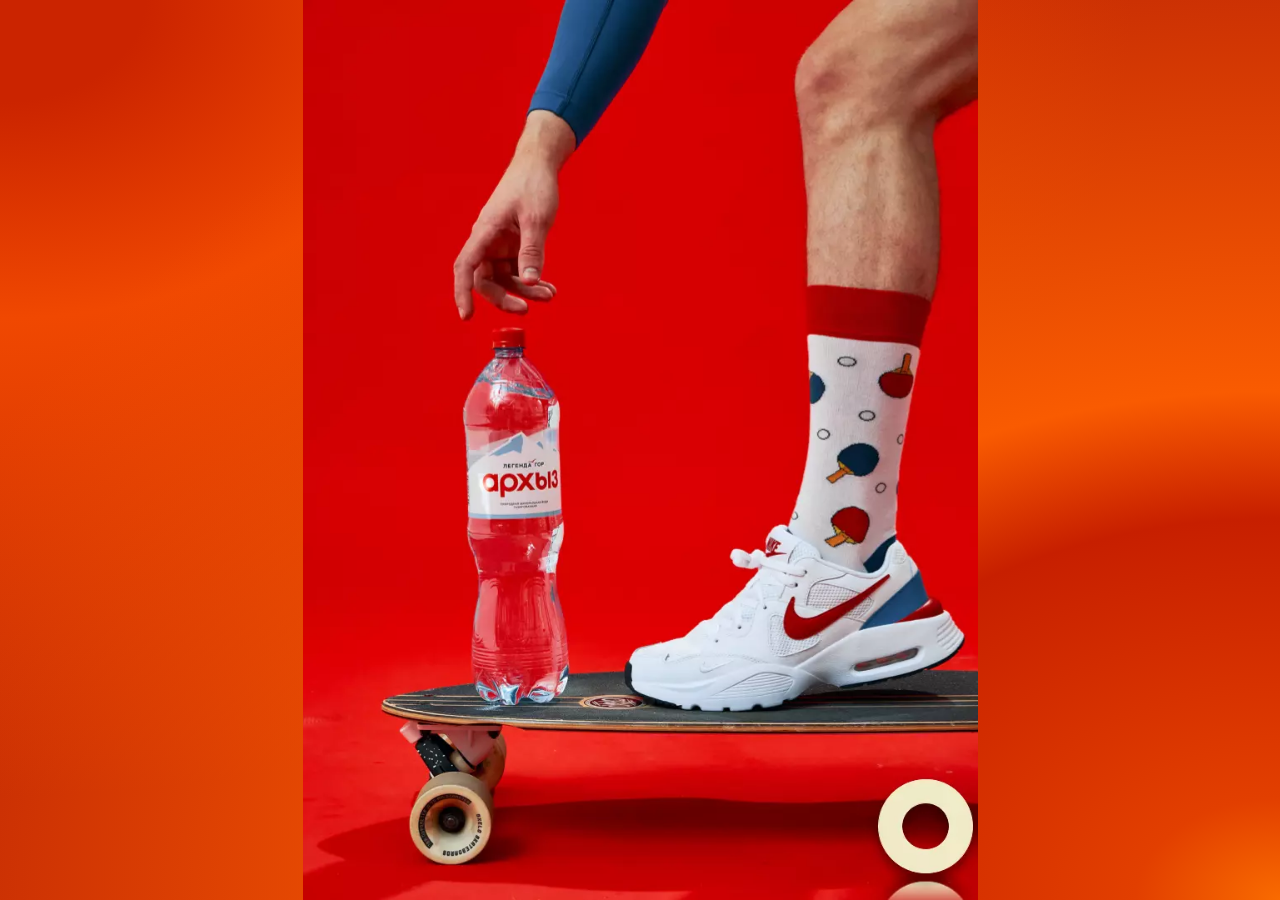
<file: arhyz-1.html>
<!DOCTYPE html>
<html lang="ru">
<head>
<title>Юрий Назаров | Работаю над тем чтобы интернет оставался открытым</title>
<meta name="description" content="Пишу о бизнесе дизайне и технологиях на собственном сайте">
<meta name="Author" content="Юрий Назаров">
<meta name="date" content="Nov. 1, 2020">
<meta name="MobileOptimized" content="320">
<meta name="googlebot" content="index,follow">
<meta name="yandex" content="index,follow">
<meta http-equiv="Content-Type" content="text/html; charset=utf-8"/>
<meta name="viewport" content="width=device-width, initial-scale=1.0" />
<meta name="HandheldFriendly" content="True">
<meta name="theme-color" content="#FFFFFF">
<link rel="stylesheet" type="text/css" href="snimok.css">

</head>

<body>
<div class="wrapper grad-apel">
<a href="index.html#miniature"><img class="p-contain" src="arhyz-1.webp" alt="Вода"></a>
</div>
  </body>
</html>
</file>
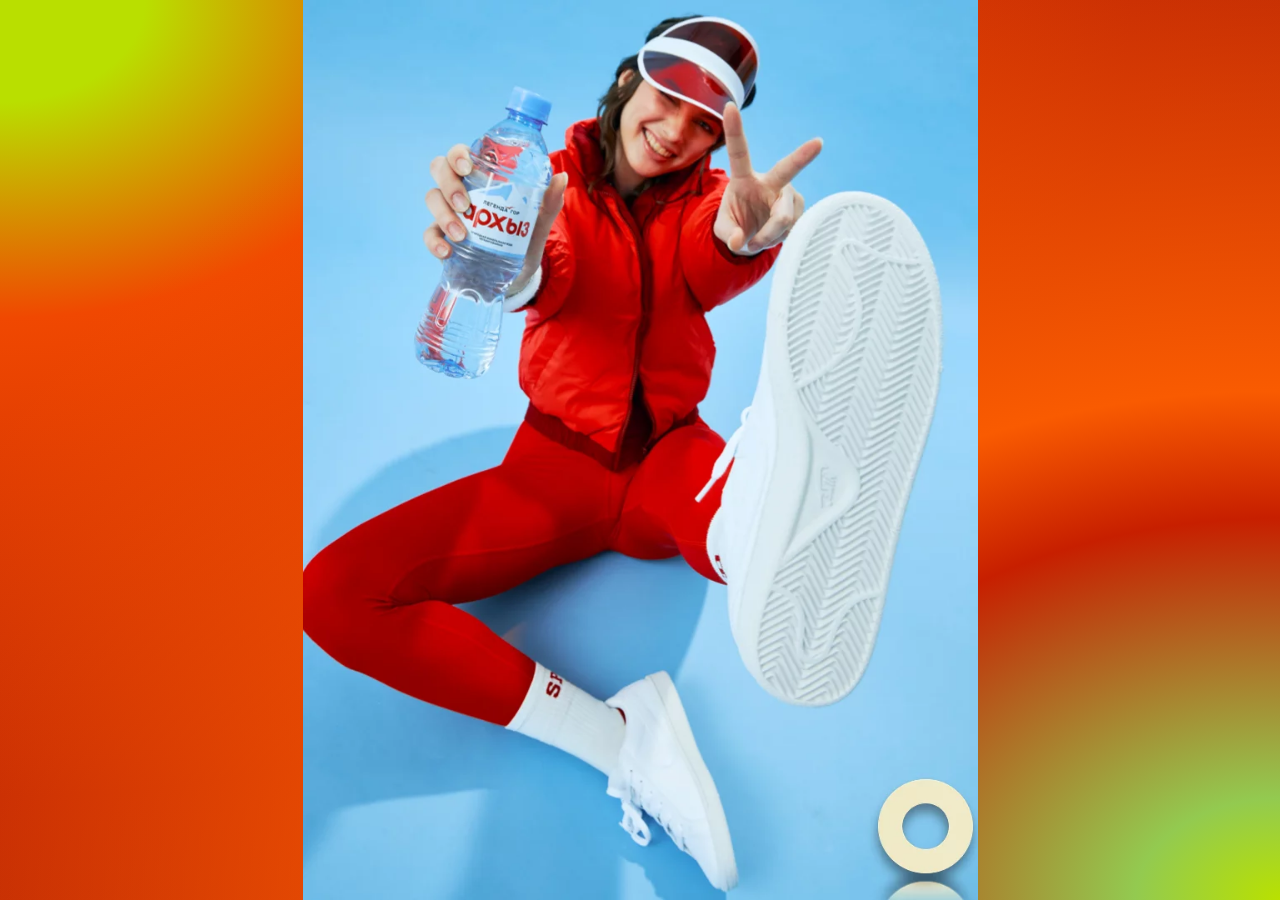
<file: arhyz-2.html>
<!DOCTYPE html>
<html lang="ru">
<head>
<title>Юрий Назаров | Работаю над тем чтобы интернет оставался открытым</title>
<meta name="description" content="Пишу о бизнесе дизайне и технологиях на собственном сайте">
<meta name="Author" content="Юрий Назаров">
<meta name="date" content="Nov. 1, 2020">
<meta name="MobileOptimized" content="320">
<meta name="googlebot" content="index,follow">
<meta name="yandex" content="index,follow">
<meta http-equiv="Content-Type" content="text/html; charset=utf-8"/>
<meta name="viewport" content="width=device-width, initial-scale=1.0" />
<meta name="HandheldFriendly" content="True">
<meta name="theme-color" content="#FFFFFF">
<link rel="stylesheet" type="text/css" href="snimok.css">

</head>

<body>
<div class="wrapper grad-apelsin">
<a href="index.html#miniature"><img class="p-contain" src="arhyz-2.webp" alt="Вода"></a>
</div>
  </body>
</html>
</file>
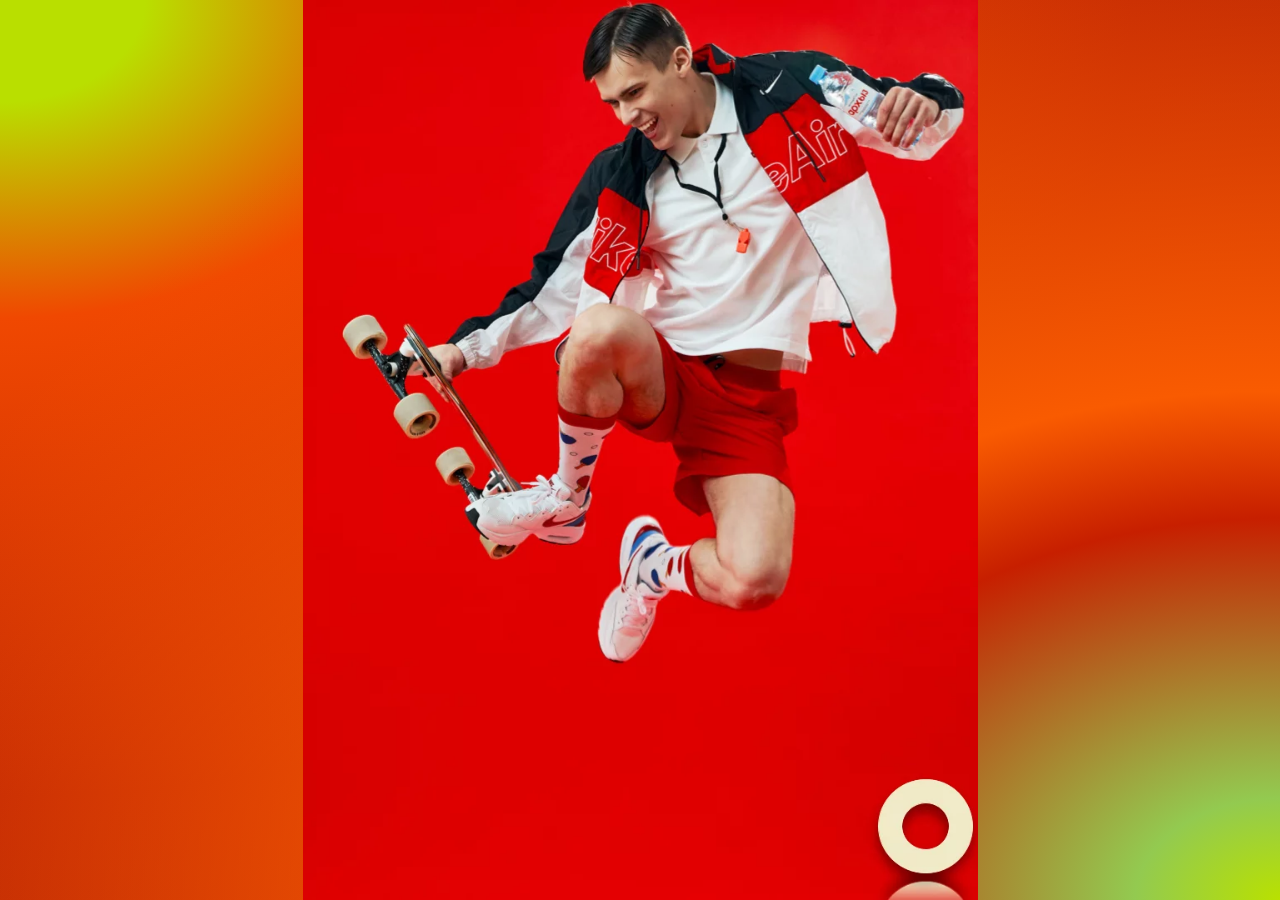
<file: arhyz-3.html>
<!DOCTYPE html>
<html lang="ru">
<head>
<title>Юрий Назаров | Работаю над тем чтобы интернет оставался открытым</title>
<meta name="description" content="Пишу о бизнесе дизайне и технологиях на собственном сайте">
<meta name="Author" content="Юрий Назаров">
<meta name="date" content="Nov. 1, 2020">
<meta name="MobileOptimized" content="320">
<meta name="googlebot" content="index,follow">
<meta name="yandex" content="index,follow">
<meta http-equiv="Content-Type" content="text/html; charset=utf-8"/>
<meta name="viewport" content="width=device-width, initial-scale=1.0" />
<meta name="HandheldFriendly" content="True">
<meta name="theme-color" content="#FFFFFF">
<link rel="stylesheet" type="text/css" href="snimok.css">

</head>

<body>
<div class="wrapper grad-apelsin">
<a href="index.html#miniature"><img class="p-contain" src="arhyz-3.webp" alt="Вода"></a>
</div>
  </body>
</html>
</file>
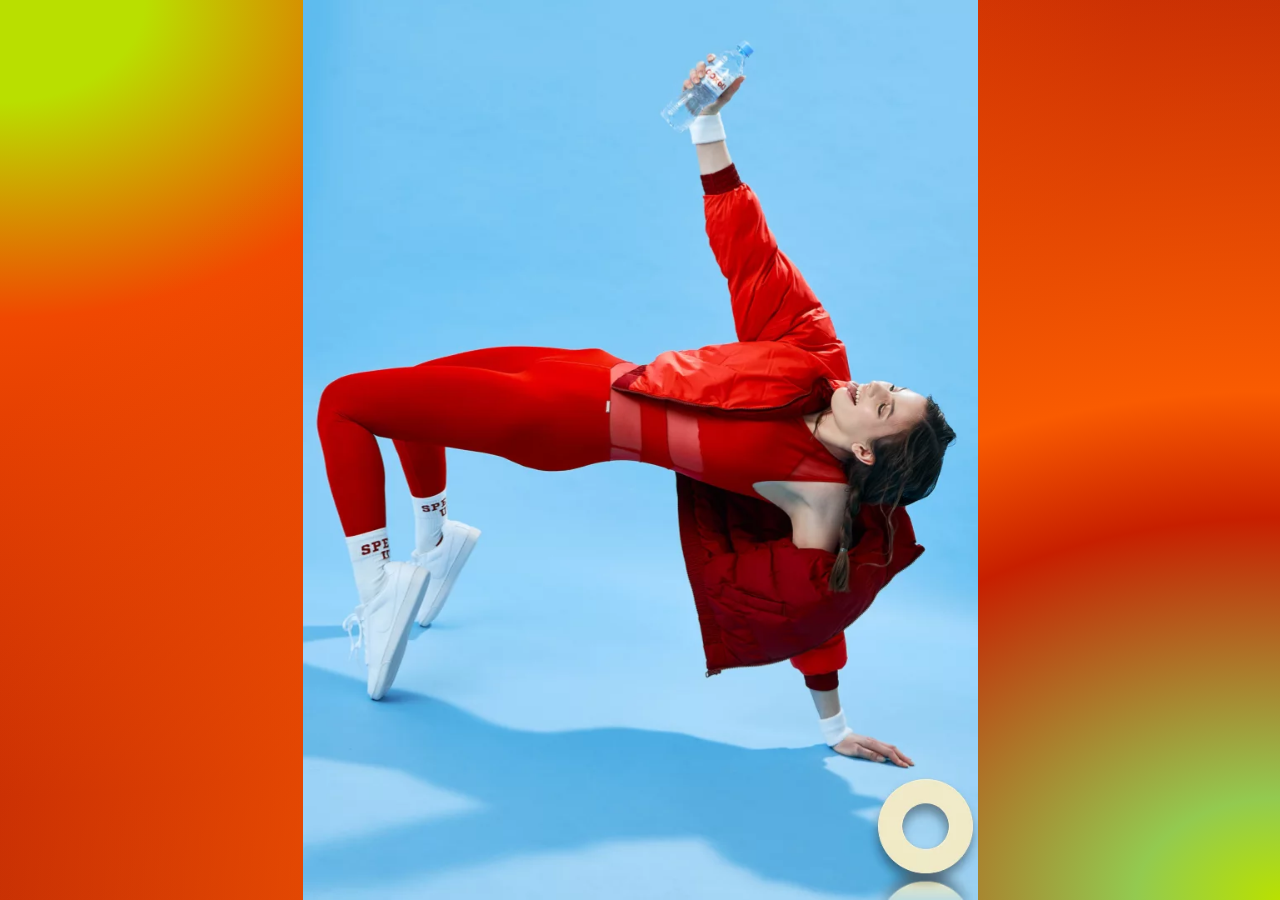
<file: arhyz-4.html>
<!DOCTYPE html>
<html lang="ru">
<head>
<title>Юрий Назаров | Работаю над тем чтобы интернет оставался открытым</title>
<meta name="description" content="Пишу о бизнесе дизайне и технологиях на собственном сайте">
<meta name="Author" content="Юрий Назаров">
<meta name="date" content="Nov. 1, 2020">
<meta name="MobileOptimized" content="320">
<meta name="googlebot" content="index,follow">
<meta name="yandex" content="index,follow">
<meta http-equiv="Content-Type" content="text/html; charset=utf-8"/>
<meta name="viewport" content="width=device-width, initial-scale=1.0" />
<meta name="HandheldFriendly" content="True">
<meta name="theme-color" content="#FFFFFF">
<link rel="stylesheet" type="text/css" href="snimok.css">

</head>

<body>
<div class="wrapper grad-apelsin">
<a href="index.html#miniature"><img class="p-contain" src="arhyz-4.webp" alt="Вода"></a>
</div>
  </body>
</html>
</file>
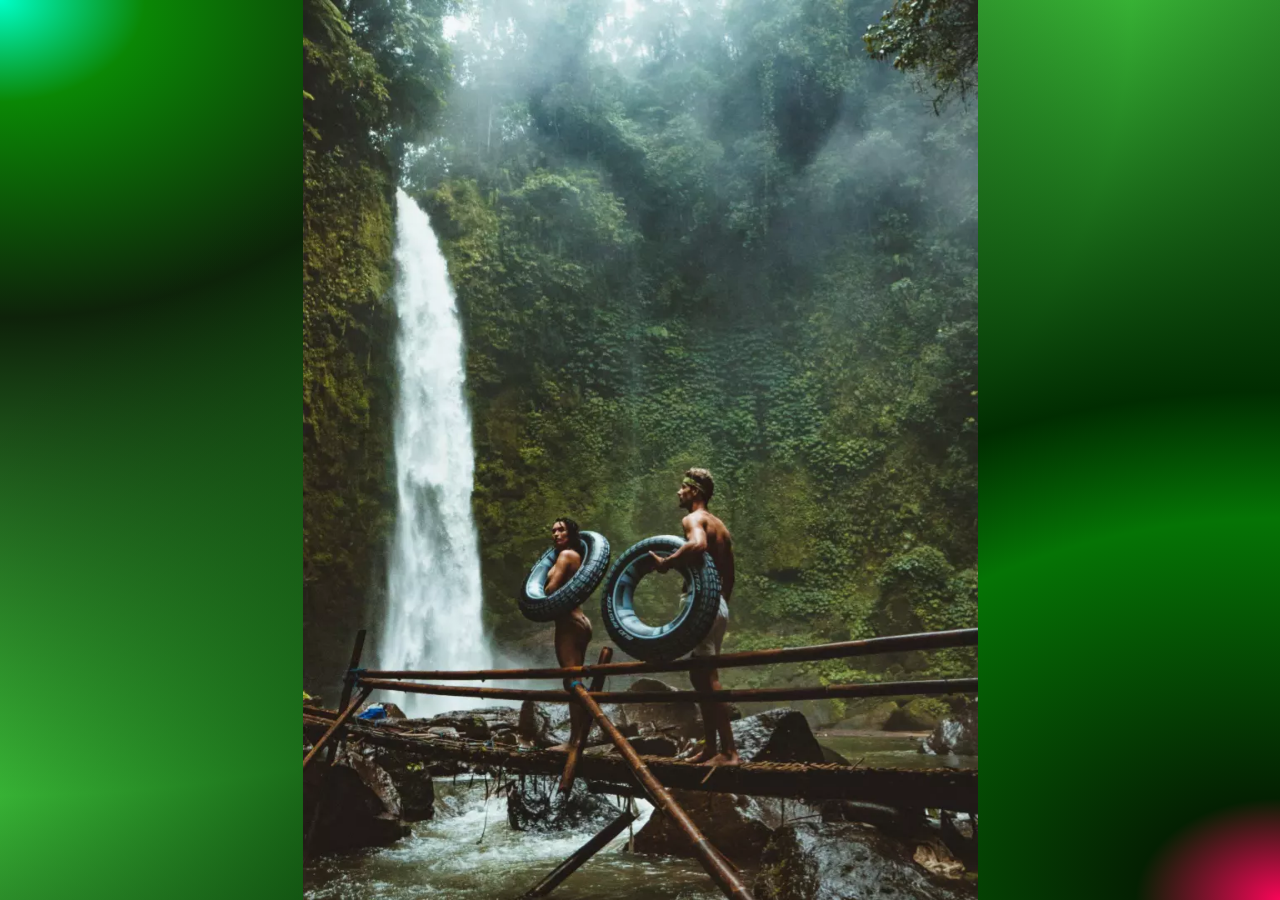
<file: arhyz-5.html>
<!DOCTYPE html>
<html lang="ru">
<head>
<title>Юрий Назаров | Работаю над тем чтобы интернет оставался открытым</title>
<meta name="description" content="Пишу о бизнесе дизайне и технологиях на собственном сайте">
<meta name="Author" content="Юрий Назаров">
<meta name="date" content="Nov. 1, 2020">
<meta name="MobileOptimized" content="320">
<meta name="googlebot" content="index,follow">
<meta name="yandex" content="index,follow">
<meta http-equiv="Content-Type" content="text/html; charset=utf-8"/>
<meta name="viewport" content="width=device-width, initial-scale=1.0" />
<meta name="HandheldFriendly" content="True">
<meta name="theme-color" content="#FFFFFF">
<link rel="stylesheet" type="text/css" href="snimok.css">

</head>

<body>
<div class="wrapper grad-leapfrog ">
<a href="../portfolio.html#miniature"><img class="p-contain" src="arhyz-5.webp" alt="Вода"></a>
</div>
  </body>
</html>
</file>
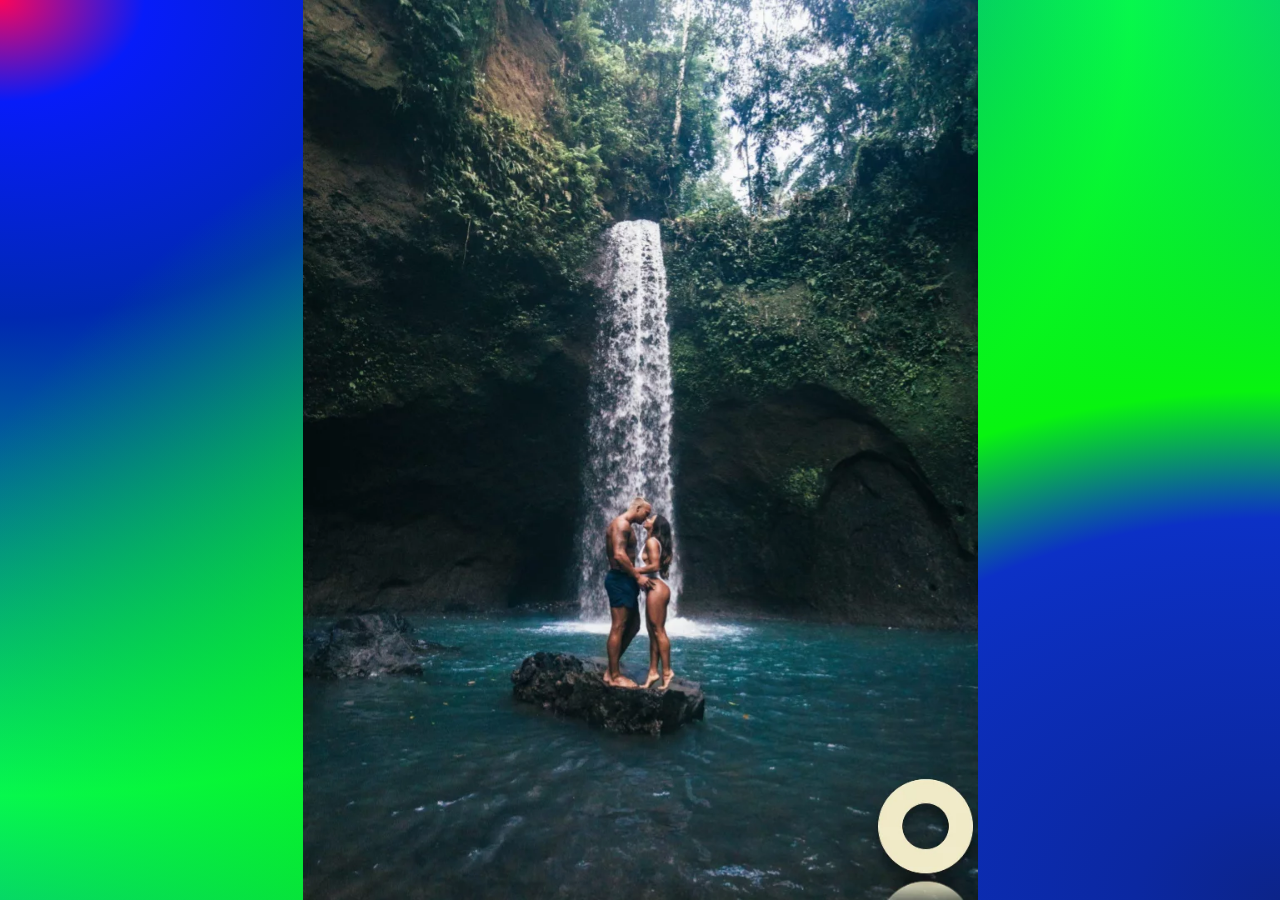
<file: arhyz-6.html>
<!DOCTYPE html>
<html lang="ru">
<head>
<title>Юрий Назаров | Работаю над тем чтобы интернет оставался открытым</title>
<meta name="description" content="Пишу о бизнесе дизайне и технологиях на собственном сайте">
<meta name="Author" content="Юрий Назаров">
<meta name="date" content="Nov. 1, 2020">
<meta name="MobileOptimized" content="320">
<meta name="googlebot" content="index,follow">
<meta name="yandex" content="index,follow">
<meta http-equiv="Content-Type" content="text/html; charset=utf-8"/>
<meta name="viewport" content="width=device-width, initial-scale=1.0" />
<meta name="HandheldFriendly" content="True">
<meta name="theme-color" content="#FFFFFF">
<link rel="stylesheet" type="text/css" href="snimok.css">

</head>

<body>
<div class="wrapper grad-redblue">
<a href="../portfolio.html#miniature"><img class="p-contain" src="arhyz-6.webp" alt="Вода"></a>
</div>
  </body>
</html>
</file>
<file: landscape.css>
@charset "UTF-8"; * {box-sizing: border-box;margin: 0; padding: 0;}
*:before, *:after { box-sizing: border-box;}
:root { font-size: 1vmin; }

body {min-height: 100vh;background-color: #efeac6; font-family: Arial, Helvetica, sans-serif; font-family: "Times New Roman", Times, serif;font-family: Impact, Charcoal, sans-serif;line-height: 1.4;}
h1, h2, h3, h4, h5, h6 {font-family : Arial, Helvetica, sans-serif;font-family: "Times New Roman", Times, serif;font-family: Impact, Charcoal, sans-serif;line-height : 1.2;margin-bottom : 0.5em;}

img {
    max-width: 100%;
    height: auto;
    display: block;
     border-radius:10px; 
    border: 3px solid #0a0903;
    box-shadow: 1px 0px 17px -4px rgba(0,0,0,0.67); 
    margin-top:5vh;
    margin-bottom: 8vmax;
     
}

.section__container {max-width: 100%;margin:0.3vh; padding: 0;}
.section__container:before, .section__container:after {content: "";display: table;clear: both;}
.section__content {width: 100%;padding: 0 2rem;} 


.section__item {padding: 2rem 0;}
.section__text {margin: 2rem 0 3rem; padding-bottom: 3rem;border-bottom: thick double #0a0903;}

.page:before, .page:after {content: "";display: table;clear: both;}

.page__frontispiece {
    width: 100%;
    padding: 4rem 2rem;
    height: 100vh;
    background-repeat: no-repeat;
    background-size: cover;
    display: flex;
    flex-wrap: wrap;
    justify-content: center;
    align-items: center;
    overflow: hidden;
    position: -webkit-sticky;position: sticky;top: 0;float: left;width: 50%;}

 .page__column { width: 100%;padding: 4rem 2rem;float: right;width: 50%;}

.frontispiece__content {
  width: 40vw;
  height:10vh;
  margin-top:55vh; 
  padding: 1rem;
  background: linear-gradient(90deg, #577484d1 22%, #0b181fe6 22%);
  position:sticky; 
   outline: 3px ridge #2B4750;
  outline-offset: 0px;
  box-shadow: inset 0px 0px 10px 4px #2B4750; 
   
   
}

.frontispiece__half-title  {
 color: #fff;
 font:400 4vmin/6vmin  Impact, Charcoal, sans-serif;
 margin:-3vh; padding:1em 1ch 1em 5ch; font-style:normal;

 text-align:center;

}

.half__content  {
 font-family: Arial, Helvetica, sans-serif;
 width: 100%;
 height:5vh;
 margin-top:-6vh;
 padding:3px;
 border-radius: 5px;  
 margin-bottom:20vh;
 color:#fff;
  
}

.half__title {font-size: 1.8vmax;text-align:center;background: linear-gradient(135deg, #c3b237 50%, #171506 50%);}

.page__bookplate {
 font:500 2.5vmin/5vmin "Times New Roman", Times, serif; 
letter-spacing:normal;  
 font-style:normal;
 text-align:right; 
 color : #0a0903; 
margin:-12vh auto;
 margin-bottom: 2em; 
 padding-bottom:1rem;
 border-bottom:1px solid #171506;
 
}

.paperback__content  {
 font:500 3vmin/6vmin "Arial", Helvetica, sans-serif; 
 font-style:normal;
 margin:4vmax auto;
 padding:15ch 1ch 6ch 1ch;
 padding-right:5px;
 margin-bottom:20vh;   
 width: 100%;
  height:100vmin;
 background-color:#f6f4e1;   
  
}

.hardcover__content  {
  font:500 3vmin/6vmin  "Times New Roman", Times, serif; 
  font-style:normal;
  margin:4vmax auto;
  padding:15ch 1ch 6ch 1ch;
  padding-right:5px;
  margin-bottom:20vh;   
  width: 100%;
 height:100vmin;
  background-color:#faf9ee;       
}
.page__heading {
   font : 500 5vmin/6vmin "Times New Roman", Times, serif;
   margin:28vh 1vw;          
   text-align:center;
   padding-bottom:1ch; 
   border-bottom:1px solid #0a0903; 
}
.page__headline {
   font : 500 4vmin/5vmin ‘Arial, Helvetica, sans-serif; 
   margin:28vh 1vw;          
   text-align:center;
   padding-bottom:1ch; 
   border-bottom:1px solid #0a0903; 
  }
 
.page__epigraph { color : #0a0903; }
 
.page__paratext {color : #0a0903;}

.page__epilogue {color : #0a0903;}  

.page__title {color : #0a0903;}
.page__text {color: #0a0903;}
.page__text a {color: #00f; text-decoration:none;}
.page__introduction {color : #0a0903;}
.page__hypotext {color : #0a0903;}
.page__prologue {color : #0a0903;}
.page__foreword {color : #0a0903;}

 .page__colophon {
 font:300 3vmin/5vmin "Times New Roman", Times, serif; 
 text-align:center;
 color : #0a0903; 
 margin:3em 0;  
 margin-bottom: 2em; 
 padding-bottom:1rem;
 border-bottom:1px solid #0a0903;
                   
}
.page__colophon strong {font : 300 3vmin/5vmin "Times New Roman", Times, serif; color : #0a0903;}
.page__colophon strong:after {content: "©️";display: inline-block;margin-left: 0.15em;}

.page__mark {
 font:500 2.5vmin/3vmin ‘Arial, Helvetica, sans-serif; 
 letter-spacing:normal;  
 font-style:normal;
 text-align:right; 
 color : #0a0903; 
 margin:11vh 3px 1vh 3px;
 margin-bottom: 8vh; 
 padding-bottom:1rem;
 border-bottom:1px solid #0a0903;
}
  .page__acknowledgment {
 font:300 3vmin/5vmin "Times New Roman", Times, serif;
 letter-spacing:normal;  
 font-style:normal;
 text-align:right; 
 color : #0a0903; 
 margin:-10vh 3px 19vh 3px;;
 padding-bottom:3vh;
 border-bottom:0.3px solid #0a0903;
}

.page__symbol {font:700 7vmin/2vmin "Times New Roman", Times, serif; color:#0a0903;
 margin-bottom: -15vh;
 text-align:center;}
 .page__symbol::before {content: '▫▫▫';color: #0a0903;}
.page__symbol::after {content: '▫▫▫';color: #0a0903;}
.colortext { color: #0a0903;border-bottom:2px dotted #0A0903;padding-bottom:4px;}

 .miniature  {display: flex;margin: 2vh -2rem 28vh; flex-wrap: wrap;}   
 .act { flex: 1; padding: 2rem; min-width: 12.5vw;}
 .act-2  {flex: 1;  padding: 2rem;min-width: 12.5vw;}
 .act-3  {flex: 1;  padding: 2rem;min-width: 12.5vw;}
 .act-4  {flex: 1;  padding: 2rem;min-width: 12.5vw;}
 .act-5  {flex: 1;  padding: 2rem;min-width: 12.5vw;}
 .act-6  {flex: 1;  padding: 2rem;min-width: 12.5vw;}

.page__emoji {font:700 7vmin/2vmin "Times New Roman", Times, serif; color:#0a0903;
margin-top:-1vh;
 text-align:center;}  /*width:100%;height:auto;*/ 
.page__emoji::before {content: '▫▫▫';color: #0a0903;}
.page__emoji::after {content: '▫▫▫';color: #0a0903;}

#navtika ul {padding:0; margin:0; list-style:none; text-align:left; height:100%;
overflow:hidden; overflow-x:hidden;
-webkit-overflow-scrolling: touch;
}

#menu + label {display:block; width:50px; height:50px; background: linear-gradient(#0a0903, #706E5E);  background-size: 100% 20%; background-repeat: repeat-y; position:fixed; right:1.4vw; top:5.5vh; box-shadow : 0 0.6em 1em #0a0903; z-index:500000; cursor:pointer;}
#menu + label span {position:absolute; left:-9999px;}

#navtika {width:200px; top:25px; position:fixed; left:-301px;border-right:1px solid #706E5E; z-index:500000; 
background: #171506c4;  border-top:1px solid #706e5e;
-webkit-height:calc(100% - 51px);
-moz-height:calc(100% - 51px);
height:calc(100% - 51px);
-webkit-transition:0.5s 0.5s;
transition:0.5s 0.5s;
}
#navtika > ul ul {max-height:0; overflow:hidden;
-webkit-transition:0.5s;
transition:0.5s;
}
#menu {position:absolute; left:-9999px; display:none;}
#menu:checked ~ #ie7 #navtika {left:0;
-webkit-transition:0.5s;
transition:0.5s;
}
#menu:checked ~ #ie7 #navtika > ul ul {max-height:200px;
-webkit-transition:0.5s 0.5s;
transition:0.5s 0.5s;
}
#menu:checked + label:before {display:block; content:""; width:100%; height:100%; position:fixed; left:0; top:0;}
#navtika ul li a {display:block; height:50px;  border-bottom:1px solid #fff;  text-indent:30px; font:normal 20px/50px 'texgyreadventorregular', arial, sans-serif; color:#0a0903; color:#ff4f00;}
#navtika ul ul li a {color : #00bfff;}
#menu:checked ~ #wrapper {height:100%; overflow:hidden;}

.page__diagram  {
  background:#F3FCF6; 
   display:block; /*display:inline-block; display:table;*/
   position:relative;   /*clear:both; */
   max-width: 100%; height:auto;
  margin-left:auto; margin-right:auto; margin:0 auto;     
}
.page__band {
   display:block;
  width: 18.1%; float: left;
  margin-left: 01%; margin-right: 0.9%;
}
.band {
  display:block; position: relative;   
  margin:10vh auto; height: 37vh;
  background: linear-gradient(90deg, #BED9C8 85%, #a9ccb6 85%); border-radius:3px;            
}
 .import {
  display:block; 
  background: linear-gradient(90deg, #26402f 85%, #1f3527 85%);                 
  position: absolute;  /*eto nishnii ryad tsveta */
  bottom: -0vh; width: 100%; color: #ffffff;
}
 .import span {
font:500 3.5vmin/1vmin Impact, Charcoal, sans-serif; text-align: center;
display:block; position: relative; left:0.4vw;bottom: 1.6vh;        
  width: 100%; height: 20px;
  color: #dddddd;
  text-shadow: 0px -1px 0px  #f3fcf6,  0px 1px 0px #f3fcf6, 1px 0px 0px  #f3fcf6,  -1px 0px 0px  #f3fcf6,  -1px -1px 0px  #f3fcf6,  -1px 1px 0px  #f3fcf6,  1px 1px 0px  #f3fcf6,  1px -1px 0px  #f3fcf6;
  display: none;

}
  .rank {
font:400 3vmin/1vmin Impact, Charcoal, sans-serif; text-align: center; color: #090A09;  /*strani*/
 display:block; margin:-7vh auto; margin-bottom: 13vh; 
 padding-bottom:2vh; border-bottom:1px solid #090A09;
 
}
.diagram__type {font:500 3vmin/4vmin Impact, Charcoal, sans-serif; color: #101412; 
 text-align:center; margin: 5% auto; position:relative;top:3vh;
 padding-bottom:1vh; border-bottom:0.6px solid #101412;

 }
 
.diagram__signature {
 font:500 3vmin/5vmin "Times New Roman", Times, serif; letter-spacing:normal; font-style:normal;color : #010101; 
}

.signature__content {
margin:10vh auto 10vh 1vw; padding-bottom:1vh;border-bottom:1px solid #010101;
}
.diagram__hypotext  {
 font:500 3vmin/5vmin "Times New Roman", Times, serif; letter-spacing:normal; font-style:normal;color : #010101; 
 text-align:center; margin: 8% auto; padding-bottom:1vh; border-bottom:0.6px solid #101412;
}
::-webkit-scrollbar {  height: 5rem}::-webkit-scrollbar-track { background-color: #EFEAC6}::-webkit-scrollbar-thumb {background-color: #ff4f00}
</file>
<file: portrait.css>
@charset "UTF-8"; * {box-sizing: border-box;margin: 0; padding: 0;}
*:before, *:after { box-sizing: border-box;}
:root { font-size: 1vmin; }
html {scroll-behavior: smooth;} 
body {min-height:1024px;background-color:#efeac6; overflow: visible; font-family: Arial, Helvetica, sans-serif; font-family: "Times New Roman", Times, serif;font-family: Impact, Charcoal, sans-serif;line-height: 1.4;}
h1, h2, h3, h4, h5, h6 {font-family : Arial, Helvetica, sans-serif;font-family: "Times New Roman", Times, serif;font-family: Impact, Charcoal, sans-serif;line-height : 1.2;margin-bottom : 0.5em;
  }
@media only screen and (min-width: 768px) and (max-width: 1024px) and (orientation:portrait) { 
body {
width: 100%;
height: 100%;
top: 0;
left: 0; 
}}

img {
    max-width: 100%;
    height: auto;
    display: block;
    border-radius:10px;
    border: 3px solid #0a0903;
    box-shadow: 1px 0px 17px -4px rgba(0,0,0,0.67); 
    margin-top:5vh;
    margin-bottom: 8vmax;
     
}

.section__container {max-width: 100%;margin:0.3vh; padding: 0;}
.section__container:before, .section__container:after {content: "";display: table;clear: both;}
 section__content {width: 100%;padding: 0 2rem;}

.section__item {padding: 2rem 0;}
.section__text {margin: 2rem 0 3rem; padding-bottom: 3rem;border-bottom: thick double #0a0903;}

.page:before, .page:after {content: "";display: table;clear: both;}

.page__frontispiece {
    width: 100%;
    height: 100vh;
    display:block;
    clear:both;
    padding: 4rem 2rem;
    background-repeat: no-repeat;
    background-size: cover;
    display: flex;
    flex-wrap: wrap;
    justify-content: center;
    align-items: center;
    overflow: hidden;
    max-height: calc(100vh * 4 / 4);    /*8mai*/
}
.page__column { width: 100%;padding: 4rem 2rem;float: right;width: 100%;}

.frontispiece__content {
  width: 100%;
  height:11vh;
  margin-top:59vh; 
  padding: 1rem;
  background: linear-gradient(90deg, #577484d1 25%, #0b181fe6 25%);
  position:sticky; 
   outline: 3px ridge #2B4750; 
  outline-offset: 0px;
  box-shadow: inset 0px 0px 10px 4px #2B4750;  
   
}

.frontispiece__half-title  {
 color: #BED0DC;
 font:500 7vmin/5vmin  Impact, Charcoal, sans-serif;
margin:1vh; padding:2vh 0.1vw 1vh 6ch; font-style:normal; 
 text-align:center;
 


}

.half__content  {
 font-family: Arial, Helvetica, sans-serif;
 width: 100%;
 height:5.2vh;
 margin-top:-1vh;
 padding:4px;
 border-radius: 5px;  
 margin-bottom:20vh;
 color:#fff;
  
}

.half__title {font-size: 4vmax;text-align:center;background: linear-gradient(135deg, #c3b237 50%, #171506 50%);}

.page__bookplate {
 font:500 4vmin/6vmin "Times New Roman", Times, serif; 
 letter-spacing:normal;  
 font-style:normal;
 text-align:right; 
 color : #0a0903; 
margin:-15vh auto;
 margin-bottom: 10vh; 
 padding-bottom:1.5vh;
 border-bottom:1px solid #17150647;
 
}

.paperback__content  {
 font:500 4vmin/7vmin "Arial", Helvetica, sans-serif; 
 font-style:normal;
 margin:4vmax auto;
 padding:18ch 1ch 6ch 1ch;
 padding-right:5px;
 margin-bottom:20vh;   
 width: 100%;
 height:100vmax;
 background-color:#f6f4e1;  
  

}

.hardcover__content  {
  font:500 5vmin/8vmin  "Times New Roman", Times, serif; 
  font-style:normal;
  margin:4vmax auto;
  padding:15ch 1ch 6ch 1ch;
  padding-right:5px;
  margin-bottom:20vh;   
  width: 100%;
  height:auto;
  background-color:#faf9ee; 
  
}
.page__heading {
   font : 500 6vmin/7vmin "Times New Roman", Times, serif;
   margin:28vh 1vw;          
   text-align:center;
   padding-bottom:1ch; 
   border-bottom:1px solid #0a0903;
}
.page__headline {
   font : 500 6vmin/7vmin ‘Arial, Helvetica, sans-serif; 
   margin:28vh 1vw;          
   text-align:center;
   padding-bottom:1ch; 
   border-bottom:1px solid #0a0903;
  }
 
.page__epigraph { color : #0a0903; }
 
.page__paratext {color : #0a0903;}

.page__epilogue {color : #0a0903;}  

 /*.page__content {width: 100%;height:5vh;padding:6px;border-radius: 5px;box-shadow: 1px 1px 24px 24px rgba(0,0,0,0.54) inset; } 11apr rab-nest */

.page__title {color : #0a0903;}
.page__text {color: #0a0903;}
.page__text a {color: #00f; text-decoration:none;}
.page__introduction {color : #0a0903;}
.page__hypotext {color : #0a0903;}
.page__prologue {color : #0a0903;}
.page__foreword {color : #0a0903;}

 .page__colophon {
 font:500 4vmin/6vmin "Times New Roman", Times, serif; 
 text-align:center;
 color : #272722; 
 margin:3em 0;  
 margin-bottom: 2em; 
 padding-bottom:1rem;
 border-bottom:1px solid #0a0903;
                   
}
.page__colophon strong {font : 500 4vmin/6vmin "Times New Roman", Times, serif; color : #0a0903;}
.page__colophon strong:after {content: "®️";display: inline-block;margin-left: 0.15em;}

.page__mark {
 font:500 4vmin/6vmin ‘Arial, Helvetica, sans-serif; 
 letter-spacing:normal;  
 font-style:normal;
 text-align:right; 
 color : #0a0903;
 margin:2em auto;
 margin-bottom: 12vh;  /*redaktirovat ☎️*/
 padding-bottom:1rem;
 border-bottom:1px solid #0a0903;
}
  .page__acknowledgment {
 font:500 4vmin/6vmin "Times New Roman", Times, serif;
 letter-spacing:normal;  
 font-style:normal;
 text-align:right; 
 color : #0a0903; 
 margin:-10vh 3px 19vh 3px;;
 padding-bottom:3vh;
 border-bottom:0.3px solid #0a0903;
}

.page__symbol {font:700 8vmax/2vmin "Times New Roman", Times, serif; color:#0a0903;
 margin-bottom: -15vh;
 text-align:center;}
 .page__symbol::before {content: '▫▫▫';color: #0a0903;}
.page__symbol::after {content: '▫▫▫';color: #0a0903;}


 .miniature  {display: flex;margin: 2vh -2rem 30vh; flex-wrap: wrap;}         /*.miniature  {display: flex;margin: 2rem -2rem 6rem; flex-wrap: wrap;} */
 .act { flex: 1; padding: 2rem; min-width: 19vh;}
 .act-2  {flex: 1;  padding: 2rem;min-width: 19vh;}
 .act-3  {flex: 1;  padding: 2rem;min-width: 19vh;}
 .act-4  {flex: 1;  padding: 2rem;min-width: 19vh;}
 .act-5  {flex: 1;  padding: 2rem;min-width: 19vh;}
 .act-6  {flex: 1;  padding: 2rem;min-width: 19vh;}

.page__emoji {font:800 7vmax/2vmin "Times New Roman", Times, serif; color:#0a0903;
margin-top:-1vh;
 text-align:center;} 
.page__emoji::before {content: '▫▫▫';color: #0a0903;}
.page__emoji::after {content: '▫▫▫';color: #0a0903;}
.colortext { color: #0a0903;border-bottom:3px dotted #0A0903;padding-bottom:3px;}

#navtika ul {padding:0; margin:0; list-style:none; text-align:left; height:100%;
overflow:auto; overflow-x:auto;                                                
-webkit-overflow-scrolling: touch;
}

#menu + label {display:block; width:7vw; height:5vh;  background: linear-gradient(#272722, #706E5E);
background-size: 100% 15%; background-repeat: repeat-y; position:fixed; left:87vw; top:4vh; 
box-shadow : 0 0.6em 1em #000; z-index:500000; cursor:pointer;}

#menu + label span {position:absolute; left:-9999px;}

#navtika {width:400px; top:40px; position:fixed; left:-510px; border-right:1px solid #ddd; z-index:500000; 
background: #171506c4;  border-top:1px solid #706e5e;
-webkit-height:calc(100% - 51px);
-moz-height:calc(100% - 51px);
height:calc(100% - 51px);
-webkit-transition:0.5s 0.5s;
transition:0.5s 0.5s;
}
#navtika > ul ul {max-height:0; overflow:hidden;
-webkit-transition:0.5s;
transition:0.5s;
}
#menu {position:absolute; left:-9999px; display:none;}
#menu:checked ~ #ie7 #navtika {left:0;
-webkit-transition:0.5s;
transition:0.5s;
}
#menu:checked ~ #ie7 #navtika > ul ul {max-height:200px;
-webkit-transition:0.5s 0.5s;
transition:0.5s 0.5s;
}
#menu:checked + label:before {display:block; content:"©️"; width:100%; height:100%; position:fixed; left:0; top:0;}
#navtika ul li a {display:block; height:50px; border-bottom:1px solid #fff;
 text-indent:120px; font:normal 20px/70px 'texgyreadventorregular', arial, sans-serif; color:#333; color:#FF4F00;}
#navtika ul ul li a {color:#00BFFF;}
#menu:checked ~ #wrapper {height:100%; overflow:hidden;}

.page__diagram  {
  background:#F3FCF6; 
   display:block; display:inline-block; display:table;
   position:relative;clear:both;
   max-width: 100%; height:auto;
  margin-left:auto; margin-right:auto; margin:0 auto;     
}
.page__band {
   display:block;
  width: 18.1%; float: left;
  margin-left: 01%; margin-right: 0.9%;
}
.band {
  display:block; position: relative;   
  margin:10vh auto; height: 35vh;
 background: linear-gradient(90deg, #BED9C8 85%, #a9ccb6 85%); border-radius:3px;                    /*background: #A9CCB6; border-radius:1px; eto verhnii ryad tsveta */
}
 .import {
  display:block;  
  background: linear-gradient(90deg, #26402f 85%, #1f3527 85%);      
  position: absolute;  /*eto nishnii ryad tsveta */
  bottom: -0vh; width: 100%; color: #ffffff;
}
 .import span {
font:500 5vmin/2vmin Impact, Charcoal, sans-serif; text-align: center;
  display:block; position: relative; left:1ch;bottom: 2vh;
  width: 100%; height: 20px;
  color: #dddddd;
  text-shadow: 0px -1px 0px  #f3fcf6,  0px 1px 0px #f3fcf6, 1px 0px 0px  #f3fcf6,  -1px 0px 0px  #f3fcf6,  -1px -1px 0px  #f3fcf6,  -1px 1px 0px  #f3fcf6,  1px 1px 0px  #f3fcf6,  1px -1px 0px  #f3fcf6;
  display: none;

}
  .rank {
font:300 4vmin/1vmin Impact, Charcoal, sans-serif; text-align: center; color: #090A09;  /*strani*/
 display:block; margin:-7vh auto; margin-bottom: 13vh; 
 padding-bottom:1.5vh; border-bottom:1px solid #090A09;
 
}
.diagram__type {font:600 5vmin/7vmin Impact, Charcoal, sans-serif; color:#101412; 
 text-align:center; margin: 5% auto; margin-bottom:10%;
 padding-bottom:2vh; border-bottom: 1px solid #101412;

 }
.page__progressbar {
   font:400 5vmin/4vmin Impact, Charcoal, sans-serif;  text-align:center; color: #171506;
 
}
.progressbar__content  {
 display:block; display:inline-block; width: 96%;height:7vh;
 margin:5%auto;margin-left:1vw;margin-right:1vw;
 padding:2vh;
 
} 
.diagram__signature {
 font:500 4vmin/6vmin "Times New Roman", Times, serif; letter-spacing:normal; font-style:normal;color : #010101; 
}

.signature__content {
margin:10vh auto 10vh 1vw; padding-bottom:2vh;border-bottom:1px solid #010101;
}
.diagram__hypotext  {
 font:500 4.5vmin/5vmin "Times New Roman", Times, serif; letter-spacing:normal; font-style:normal;color : #010101; 
 text-align:center; margin: 5% auto; padding-bottom:1vh; border-bottom:0.6px solid #101412;
}
</file>
<file: little.css>
@charset "UTF-8"; * {box-sizing: border-box;margin: 0; padding: 0;}
*:before, *:after { box-sizing: border-box;}
:root { font-size: 1vmin; }
 html {scroll-behavior: smooth;} 
body {min-height: 100vh;overflow: visible;background-color:#efeac6; font-family: Arial, Helvetica, sans-serif; font-family: "Times New Roman", Times, serif;font-family: Impact, Charcoal, sans-serif;line-height: 1.4;}
h1, h2, h3, h4, h5, h6 {font-family : Arial, Helvetica, sans-serif;font-family: "Times New Roman", Times, serif;font-family: Impact, Charcoal, sans-serif;line-height : 1.2;margin-bottom : 0.5em;}

img {
    max-width: 100%;
    height: auto;
    display: block;
    border-radius:10px;
    border: 3px solid #0a0903;
    box-shadow: 1px 0px 17px -4px rgba(0,0,0,0.67); 
    margin-top:1vh;        /*margin-top:5vh; 16apr */
    margin-bottom: 3vh;  /*margin-bottom: 8vmax; 16apr*/
     
}

.section__container {max-width: 100%;margin:0.3vh; padding: 0;}
.section__container:before, .section__container:after {content: "";display: table;clear: both;}
 section__content {width: 100%;padding: 0 2rem;}

@media (min-width: 768px) {
    .section__content {
        float: left;
        width: 50%;
    }
}

.section__item {padding: 2rem 0;}
.section__text {margin: 2rem 0 3rem; padding-bottom: 3rem;border-bottom: thick double #0a0903;}

.page:before, .page:after {content: "";display: table;clear: both;}

.page__frontispiece {
    width: 100%;
    padding: 4rem 2rem;
    height: 100vh;
    background-repeat: no-repeat;
    background-size: cover;
    display: flex;
    flex-wrap: wrap;
    justify-content: center;
    align-items: center;
    overflow: hidden;
}

@media (min-width: 768px) {.page__frontispiece {position: -webkit-sticky;position: sticky;top: 0;float: left;width: 50%;}
}
.page__column { width: 100%;padding: 4rem 2rem;}

@media (min-width: 768px) {.page__column {float: right;width: 50%;}
}
.frontispiece__content {
  width: 100%;
  height:auto;
  margin-top:60vh; 
  padding: 1rem;
  background: linear-gradient(90deg, #577484d1 19%, #0b181fe6 19%);
  position:sticky; 
   outline: 3px ridge #2B4750; 
  outline-offset: 0px;
 box-shadow: inset 0px 0px 10px 4px #2B4750;   
   
}

.frontispiece__half-title  {
  color: #D1DEE5;
 font:500 8vmin/10vmin  Impact, Charcoal, sans-serif;
 margin:-1vh; padding:3vh 0.1vw 3vh 2ch; font-style:normal;    
 margin-left:2ch;
text-align:center;

 


}

.half__content  {
 font-family: Arial, Helvetica, sans-serif;
 width: 100%;
 height:auto;
 margin-top:-2vh;
 padding:4px;
 border-radius: 5px;  
 margin-bottom:18vh;
 color:#fff;
  
}

.half__title {font-size: 4vmax;text-align:center;background: linear-gradient(135deg, #c3b237 50%, #171506 50%);}

.page__bookplate {
 font:500 4vmin/5vmin "Times New Roman", Times, serif; 
 letter-spacing:normal;  
 font-style:normal;
 text-align:right; 
 color : #0a0903; 
margin:-12vh auto;
 margin-bottom: 12vh; 
 padding-bottom:1rem;
 border-bottom:1px solid #171506;
 
}

.paperback__content  {
 font:500 4.5vmin/8vmin "Arial", Helvetica, sans-serif; 
 font-style:normal;
 margin:4vmax auto;
 padding:18ch 1ch 6ch 1ch;
 padding-right:5px;
 margin-bottom:20vh;   
 width: 100%;
 height:100vmax;
background-color:#f6f4e1;   


}

.hardcover__content  {
  font:500 5.1vmin/8vmin  "Times New Roman", Times, serif; 
  font-style:normal;
  margin:4vmax auto;
  padding:15ch 1ch 6ch 1ch;
  padding-right:5px;
  margin-bottom:20vh;   
 width: 100%;
 height:100vmax;
 background-color:#faf9ee;
  
}
.page__heading {
   font : 500 6vmin/6vmin "Times New Roman", Times, serif;
   margin:30vh 1vw;          
   text-align:center;
   padding-bottom:1ch; 
   border-bottom:1px solid #0a0903; 
}
.page__headline {
   font : 500 5vmin/5vmin ‘Arial, Helvetica, sans-serif; 
   margin:30vh 1vw;          
   text-align:center;
   padding-bottom:1ch; 
   border-bottom:1px solid #0a0903; 
  }
 
.page__epigraph { color : #0a0903; }
 
.page__paratext {color : #0a0903;}

.page__epilogue {color : #0a0903;}  

 /*.page__content {width: 100%;height:5vh;padding:6px;border-radius: 5px;box-shadow: 1px 1px 24px 24px rgba(0,0,0,0.54) inset; } 11apr rab-nest */

.page__title {color : #0a0903;}
.page__text {color: #0a0903;}
.page__text a {color: #00f; text-decoration:none;}
.page__introduction {color : #0a0903;}
.page__hypotext {color : #0a0903;}
.page__prologue {color : #0a0903;}
.page__foreword {color : #0a0903;}

 .page__colophon {
 font:600 5vmin/7vmin "Times New Roman", Times, serif; 
 text-align:center;
 color : #0a0903; 
 margin:3em 0;  
 margin-bottom: 2em; 
 padding-bottom:1rem;
 border-bottom:1px solid #0a0903;
                   
}
.page__colophon strong {font : 500 5vmin/7vmin "Times New Roman", Times, serif; color : #0a0903;}
.page__colophon strong:after {content: "©️";display: inline-block;margin-left: 0.15em;}

.page__mark {
 font:500 4vmin/6vmin ‘Arial, Helvetica, sans-serif; 
 letter-spacing:normal;  
 font-style:normal;
 text-align:right; 
 color : #0a0903; 
 margin:2em auto;
 margin-bottom: 15vh; 
 padding-bottom:1rem;
 border-bottom:1px solid #0a0903;
}
  .page__acknowledgment {
 font:500 5vmin/7vmin "Times New Roman", Times, serif;
 letter-spacing:normal;  
 font-style:normal;
 text-align:right; 
 color : #0a0903; 
 margin:-10vh 3px 19vh 3px;;
 padding-bottom:3vh;
 border-bottom:0.3px solid #0a0903;
}

.page__symbol {font:800 7vmax/2vmin "Times New Roman", Times, serif; color:#0a0903;
 margin-bottom: -15vh;
 text-align:center;}
 .page__symbol::before {content: '▫▫▫';color: #0a0903;}
.page__symbol::after {content: '▫▫▫';color: #0a0903;}


.miniature  {display: flex;margin: 1vh -2rem 25vh; flex-wrap: wrap;}  /* smotri doki kodest */
 .act { flex: 1; padding: 2rem; min-width: 33.1vmin;}
 .act-2  {flex: 1;  padding: 2rem;min-width: 33.1vmin;}
 .act-3  {flex: 1;  padding: 2rem;min-width: 33.1vmin;}
 .act-4  {flex: 1;  padding: 2rem;min-width: 33.1vmin;}
 .act-5  {flex: 1;  padding: 2rem;min-width: 33.1vmin;}
 .act-6  {flex: 1;  padding: 2rem;min-width: 33.1vmin;}

.page__emoji {font:800 7vmax/2vmin "Times New Roman", Times, serif; color:#0a0903;
 margin-top:-1vh;
 text-align:center;} 
.page__emoji::before {content: '▫▫▫';color: #0a0903;}
.page__emoji::after {content: '▫▫▫';color: #0a0903;}
.colortext { color: #0a0903;border-bottom:2px dotted #0A0903;padding-bottom:3px;}

#navtika ul {padding:0; margin:0; list-style:none; text-align:left; height:100%;
overflow:auto; overflow-x:auto;                                               
-webkit-overflow-scrolling: touch;
}

#menu + label {display:block; width:18ch; height:18ch;  background: linear-gradient(#0a0903, #706E5E);
background-size: 100% 20%; background-repeat: repeat-y; position:fixed; left:87vw; top:2vh; 
box-shadow : 0 0.6em 1em #000; z-index:500000; cursor:pointer;}

#menu + label span {position:absolute; left:-9999px;}

#navtika {width:200px; top:50px; position:fixed; left:-301px; border-right:1px solid #ddd; z-index:500000; 
background:#272722f2; border-top:1px solid #706E5E;
-webkit-height:calc(100% - 51px);
-moz-height:calc(100% - 51px);
height:calc(100% - 51px);
-webkit-transition:0.5s 0.5s;
transition:0.5s 0.5s;
}
#navtika > ul ul {max-height:0; overflow:hidden;
-webkit-transition:0.5s;
transition:0.5s;
}
#menu {position:absolute; left:-9999px; display:none;}
#menu:checked ~ #ie7 #navtika {left:0;
-webkit-transition:0.5s;
transition:0.5s;
}
#menu:checked ~ #ie7 #navtika > ul ul {max-height:200px;
-webkit-transition:0.5s 0.5s;
transition:0.5s 0.5s;
}
#menu:checked + label:before {display:block; content:"©️"; width:100%; height:100%; position:fixed; left:0; top:0;}
#navtika ul li a {display:block; height:50px; border-bottom:1px solid #fff;
 text-indent:60px; font:normal 15px/50px 'texgyreadventorregular', arial, sans-serif; color:#333; color:#FF4F00;}
#navtika ul ul li a {color:#00BFFF;}
#menu:checked ~ #wrapper {height:100%; overflow:hidden;}

.page__diagram  {
  background:#F3FCF6; 
   display:block; display:inline-block; display:table;
   position:relative;clear:both;
   max-width: 100%; height:auto;
  margin-left:auto; margin-right:auto; margin:0 auto;     
}
.page__band {
   display:block;
  width: 18.1%; float: left;
  margin-left: 01%; margin-right: 0.9%;
}
.band {
  display:block; position: relative;   
  margin:10vh auto; height: 32vh;
  background: linear-gradient(90deg, #BED9C8 85%, #a9ccb6 85%); border-radius:3px;    
}
 .import {
 background: linear-gradient(90deg, #26402f 85%, #1f3527 85%);                   /*display:block;  background: #37423B; */
  position: absolute;  /*eto nishnii ryad tsveta */
  bottom: -0vh; width: 100%; color: #ffffff;
}
 .import span {
font:500 6vmin/2vmin Impact, Charcoal, sans-serif; text-align: center;
  display:block; position: relative; left:1ch;bottom: 1.8vh;
  width: 100%; height: 20px;
  color: #dddddd;
  text-shadow: 0px -1px 0px  #f3fcf6,  0px 1px 0px #f3fcf6, 1px 0px 0px  #f3fcf6,  -1px 0px 0px  #f3fcf6,  -1px -1px 0px  #f3fcf6,  -1px 1px 0px  #f3fcf6,  1px 1px 0px  #f3fcf6,  1px -1px 0px  #f3fcf6;
  display: none;

}
  .rank {
font:300 5vmin/2vmin Impact, Charcoal, sans-serif; text-align: center; color: #090A09;  /*strani*/
 display:block; margin:-7vh auto; margin-bottom: 13vh; 
 padding-bottom:2vh; border-bottom:2px solid #090A09;
 
}
.diagram__type {font:500 6vmin/8vmin Impact, Charcoal, sans-serif; color:#101412; 
 text-align:center; margin: 5% auto; margin-bottom:15%;
 padding-bottom:1vh; border-bottom: 1px solid #101412;

 }
.page__progressbar {
   font:300 7vmin/6vmin Impact, Charcoal, sans-serif;  text-align:center; color: #171506;
 
}
.progressbar__content  {
 display:block; display:inline-block; width: 96%;height:7vh;
 margin:5%auto;margin-left:2vw;margin-right:1vw;
 padding:2vh;
 
} 
.diagram__signature {
 font:500 5vmin/7vmin "Times New Roman", Times, serif; letter-spacing:normal; font-style:normal;color : #010101; 
}

.signature__content {
margin:10vh auto 10vh 2vw; padding-bottom:2vh;border-bottom:1px solid #010101;
}
.diagram__hypotext  {
 font:500 5.5vmin/8vmin "Times New Roman", Times, serif; letter-spacing:normal; font-style:normal;color : #010101; 
 text-align:center; margin: 5% auto; padding-bottom:3vh; border-bottom:0.6px solid #101412;
}
</file>
<file: snimok.css>
html, body {
    padding: 0;
    margin: 0;
    width: 100vw;
    height: 100vh;
    overflow: hidden;
    color: #fff;
    text-align: center;
}

body * {
    padding: 0;
    margin: 0;
    border: 0;
}

input {
    display: none;
}

.wrapper {
    width: 100vw;
    height: 100vh;
    position: absolute;
    left: 0vw;
    top: 0vh;
  
}

.grad-leapfrog {
background : radial-gradient(ellipse farthest-corner at right bottom, #f90558 0%, #042002 8%, #057405 30%, #012D01 40%, transparent 80%), radial-gradient(ellipse farthest-corner at left top, #00FFC8 0%, #0a8705 8%, #0e220a 25%, #46d743 62.5%, #080c07 100%);
}

.grad-koketka {
background : radial-gradient(ellipse farthest-corner at right bottom, #7c81f2 0%, #869dcb 8%, #057405 30%, #012e01 40%, transparent 80%), radial-gradient(ellipse farthest-corner at left top, #FD2A54 0%, #0a8705 8%, #f20455 25%, #4af047 62.5%, #f40556 100%);
}

.grad-slavarozy {
background: radial-gradient(ellipse farthest-corner at right bottom, #F90094 0%, #020d01 8%, #057405 30%, #012D01 40%, transparent 80%), radial-gradient(ellipse farthest-corner at left top, #0c8d06 0%, #0a8705 8%, #F90094 25%, #f70b9e 62.5%, #F90094 100%);
}

.grad-apelsin {
background : radial-gradient(ellipse farthest-corner at right bottom, #B9E100 0%, #93ca50 8%, #C71F00 30%, #F95B01 40%, transparent 80%), radial-gradient(ellipse farthest-corner at left top, #B9DF00 0%, #B9DF00 8%, #F04801 25%, #BF2504 62.5%, #a92206 100%);
}

.grad-apel {
 background : radial-gradient(ellipse farthest-corner at right bottom, #F96B00 0%, #E23F00 8%, #C71F00 30%, #F95B01 40%, transparent 80%), radial-gradient(ellipse farthest-corner at left top, #CB2400 0%, #CB2400 8%, #F04801 25%, #BF2504 62.5%, #BF2504 100%);
}

.grad-velvet {
background : radial-gradient(ellipse farthest-corner at right bottom, #39087a 0%, #3e0685 8%, #3d0a7f 30%, #380777 40%, transparent 80%), radial-gradient(ellipse farthest-corner at left top, #6c16de 0%, #5d0dc5 8%, #42c128 25%, #fa0657 62.5%, #080c07 100%);
}

.grad-ametist {
background : radial-gradient(ellipse farthest-corner at right bottom, #441ca0 0%, #4418aa 8%, #2D116D 30%, #A80043 40%, transparent 80%), radial-gradient(ellipse farthest-corner at left top, #5f0af2 0%, #6027C3 8%, #0aff26 25%, #f60163 62.5%, #080c07 100%);
}

.grad-redblue {
background : radial-gradient(ellipse farthest-corner at right bottom, #0c2489 0%, #0b28a1 8%, #0c31c6 30%, #07f410 40%, transparent 80%), radial-gradient(ellipse farthest-corner at left top, #fc0559 0%, #071cf9 8%, #0029b1 25%, #06f95f 62.5%, #063df4 100%);
}
img {
    position: absolute;
    top: -1000vh;
    bottom: -1000vh;
    left: -1000vw;
    right: -1000vw;
    margin: auto;
    z-index: 10;
}

img.p-contain {
    display: block;
    width: 75vh;
    height: 100vh;
    max-width: 100vw;
    max-height: calc(100vw * 4 / 3);
}
</file>
